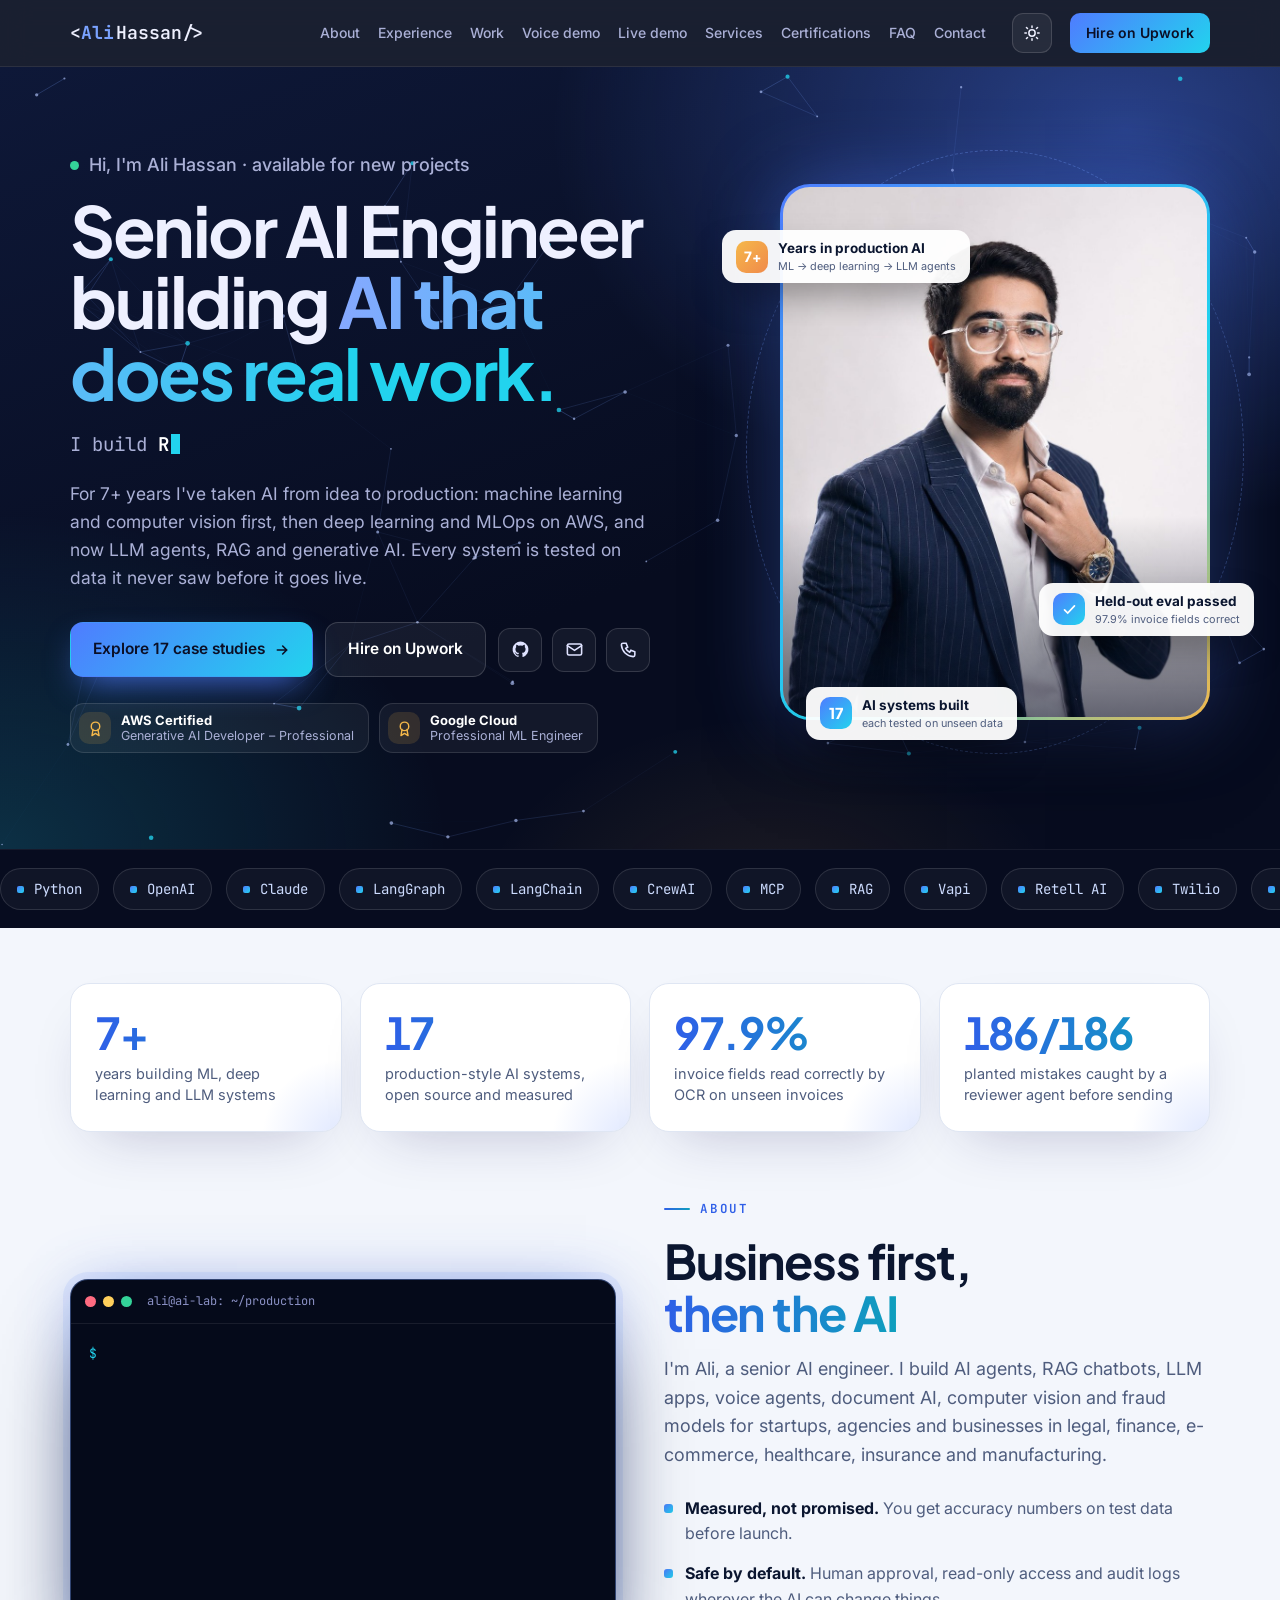
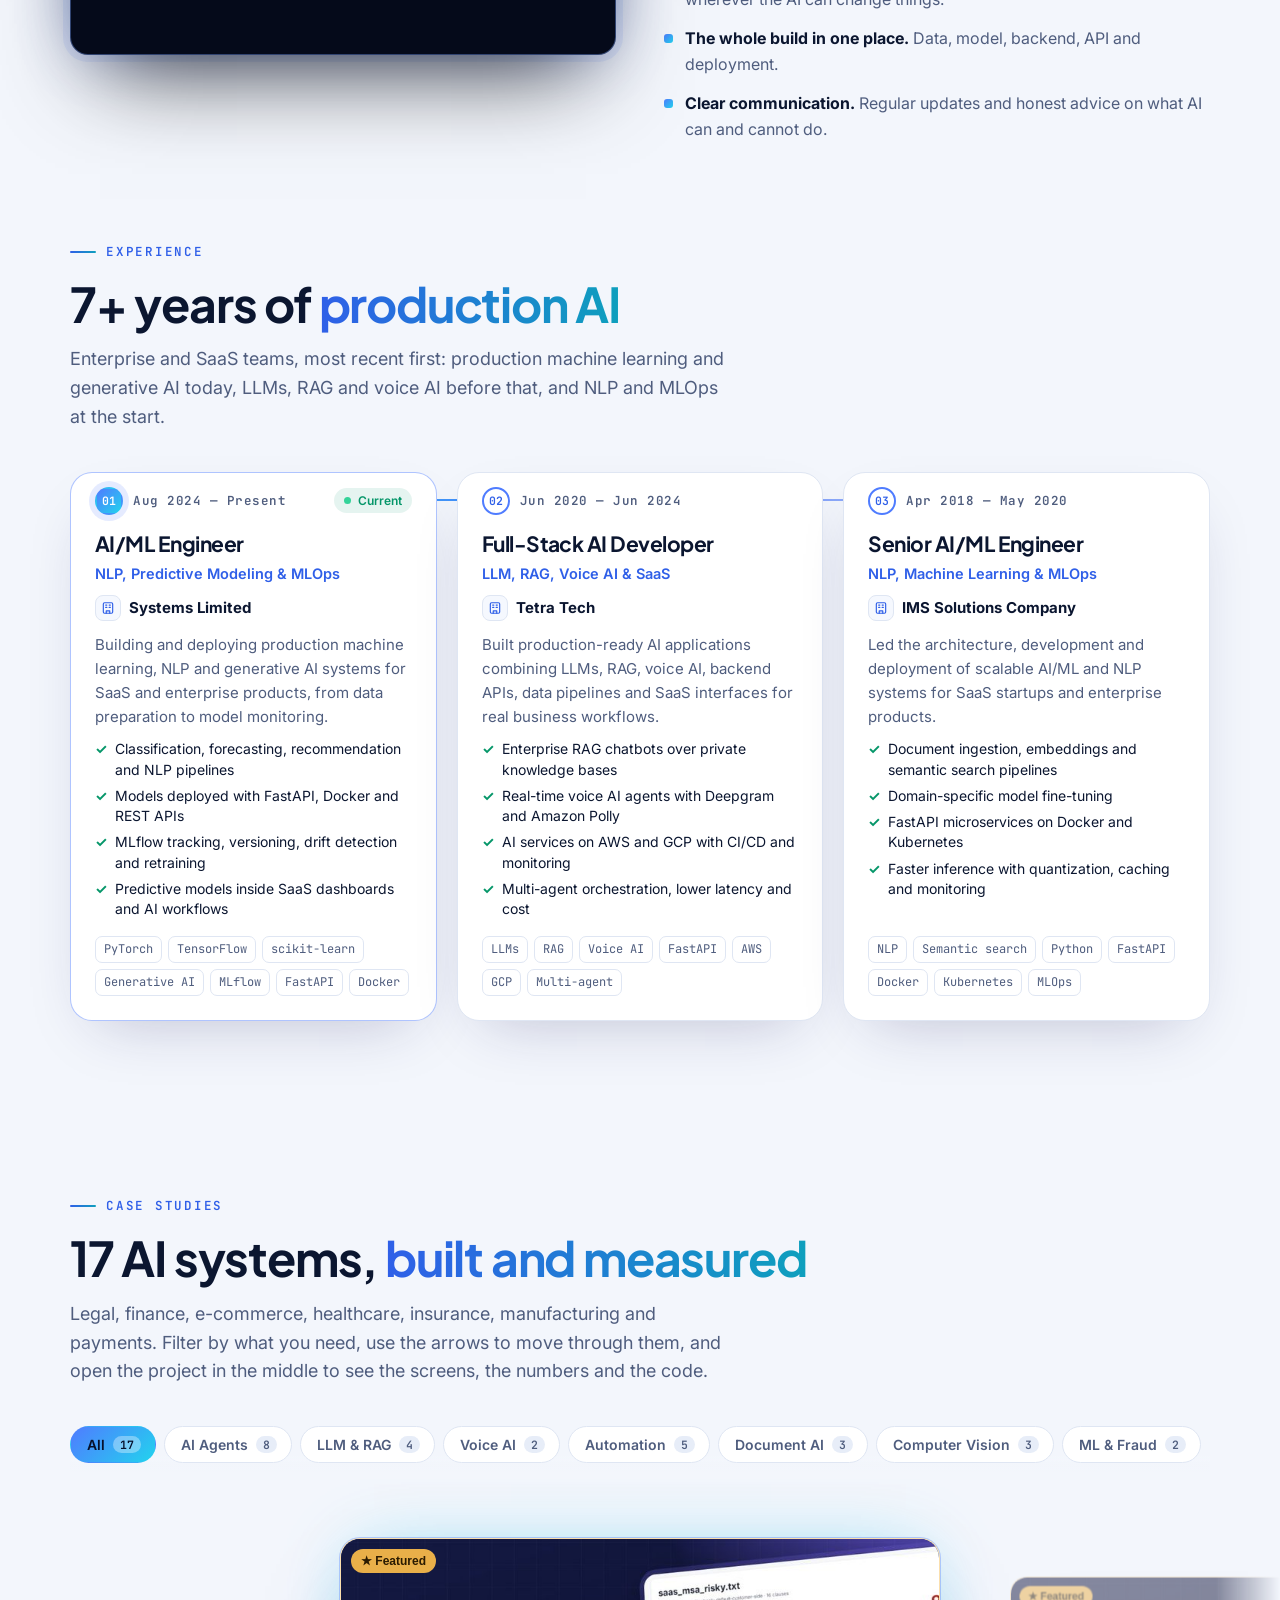
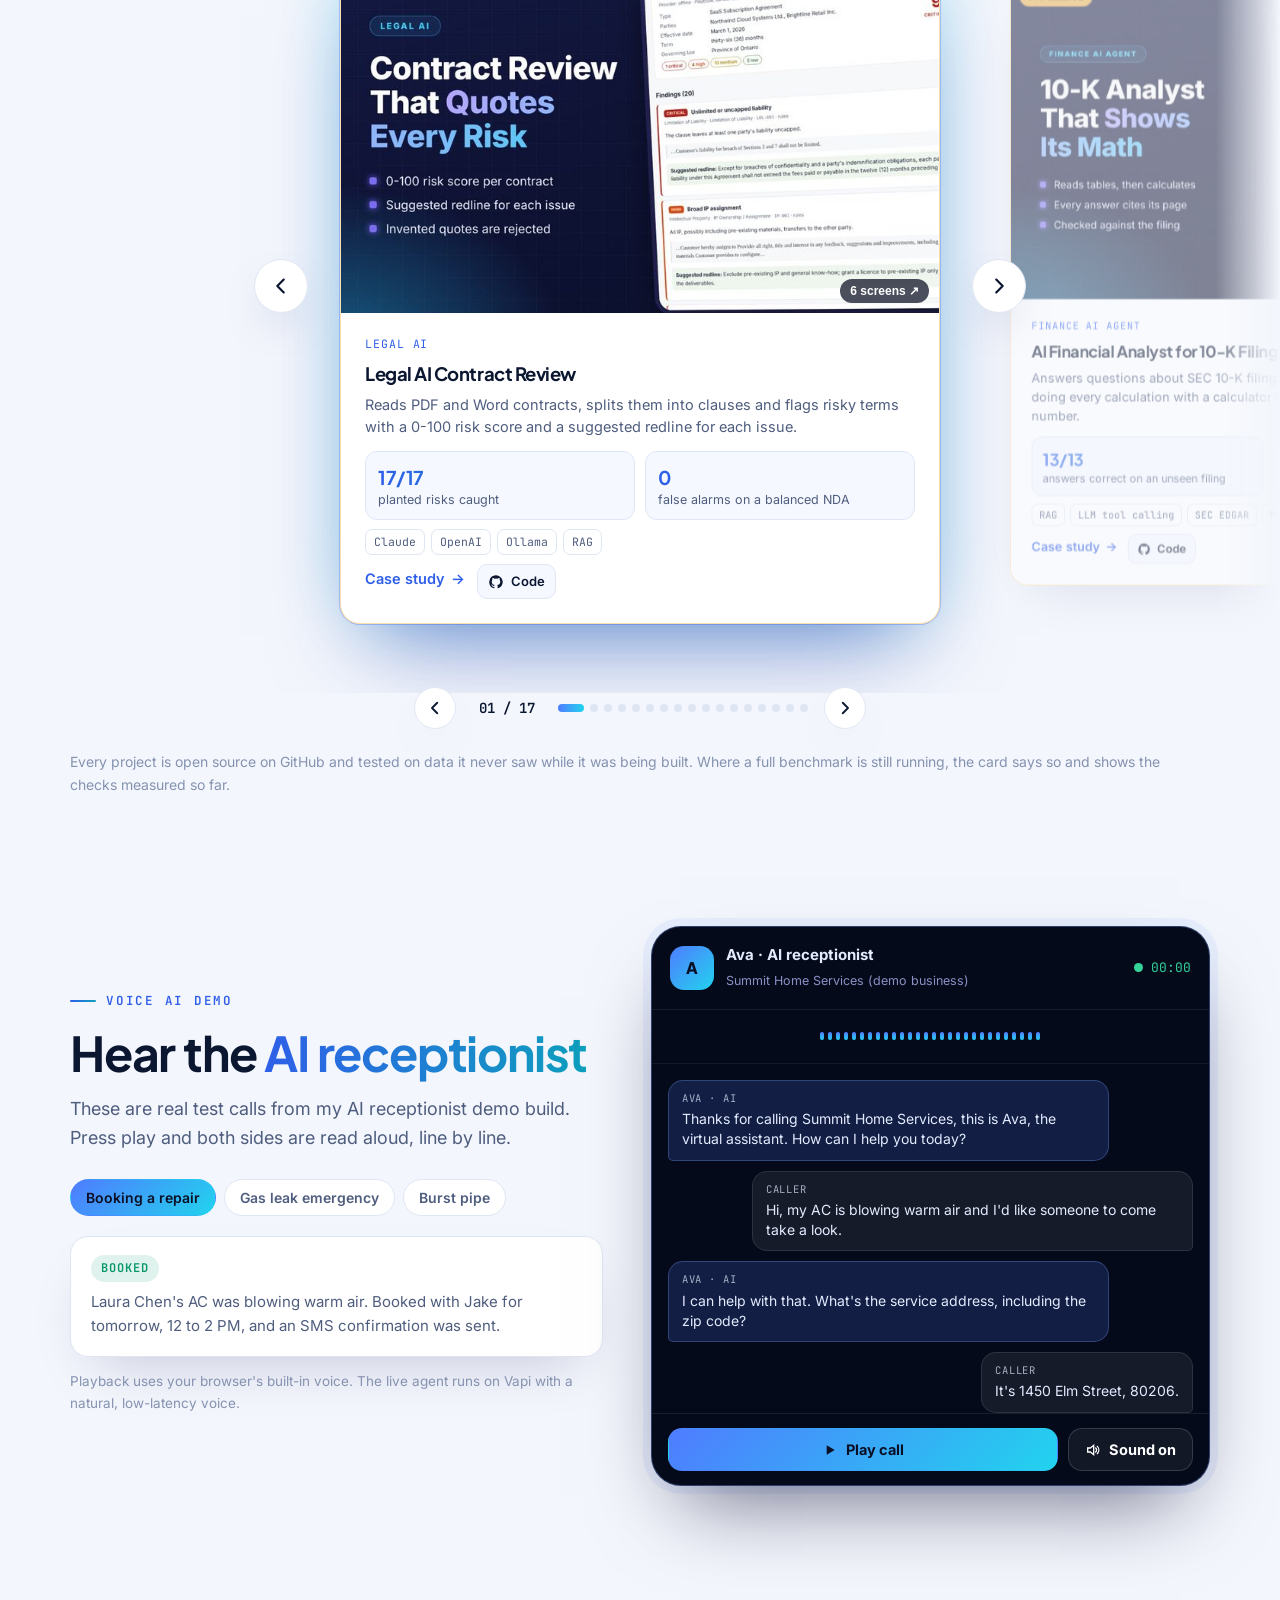
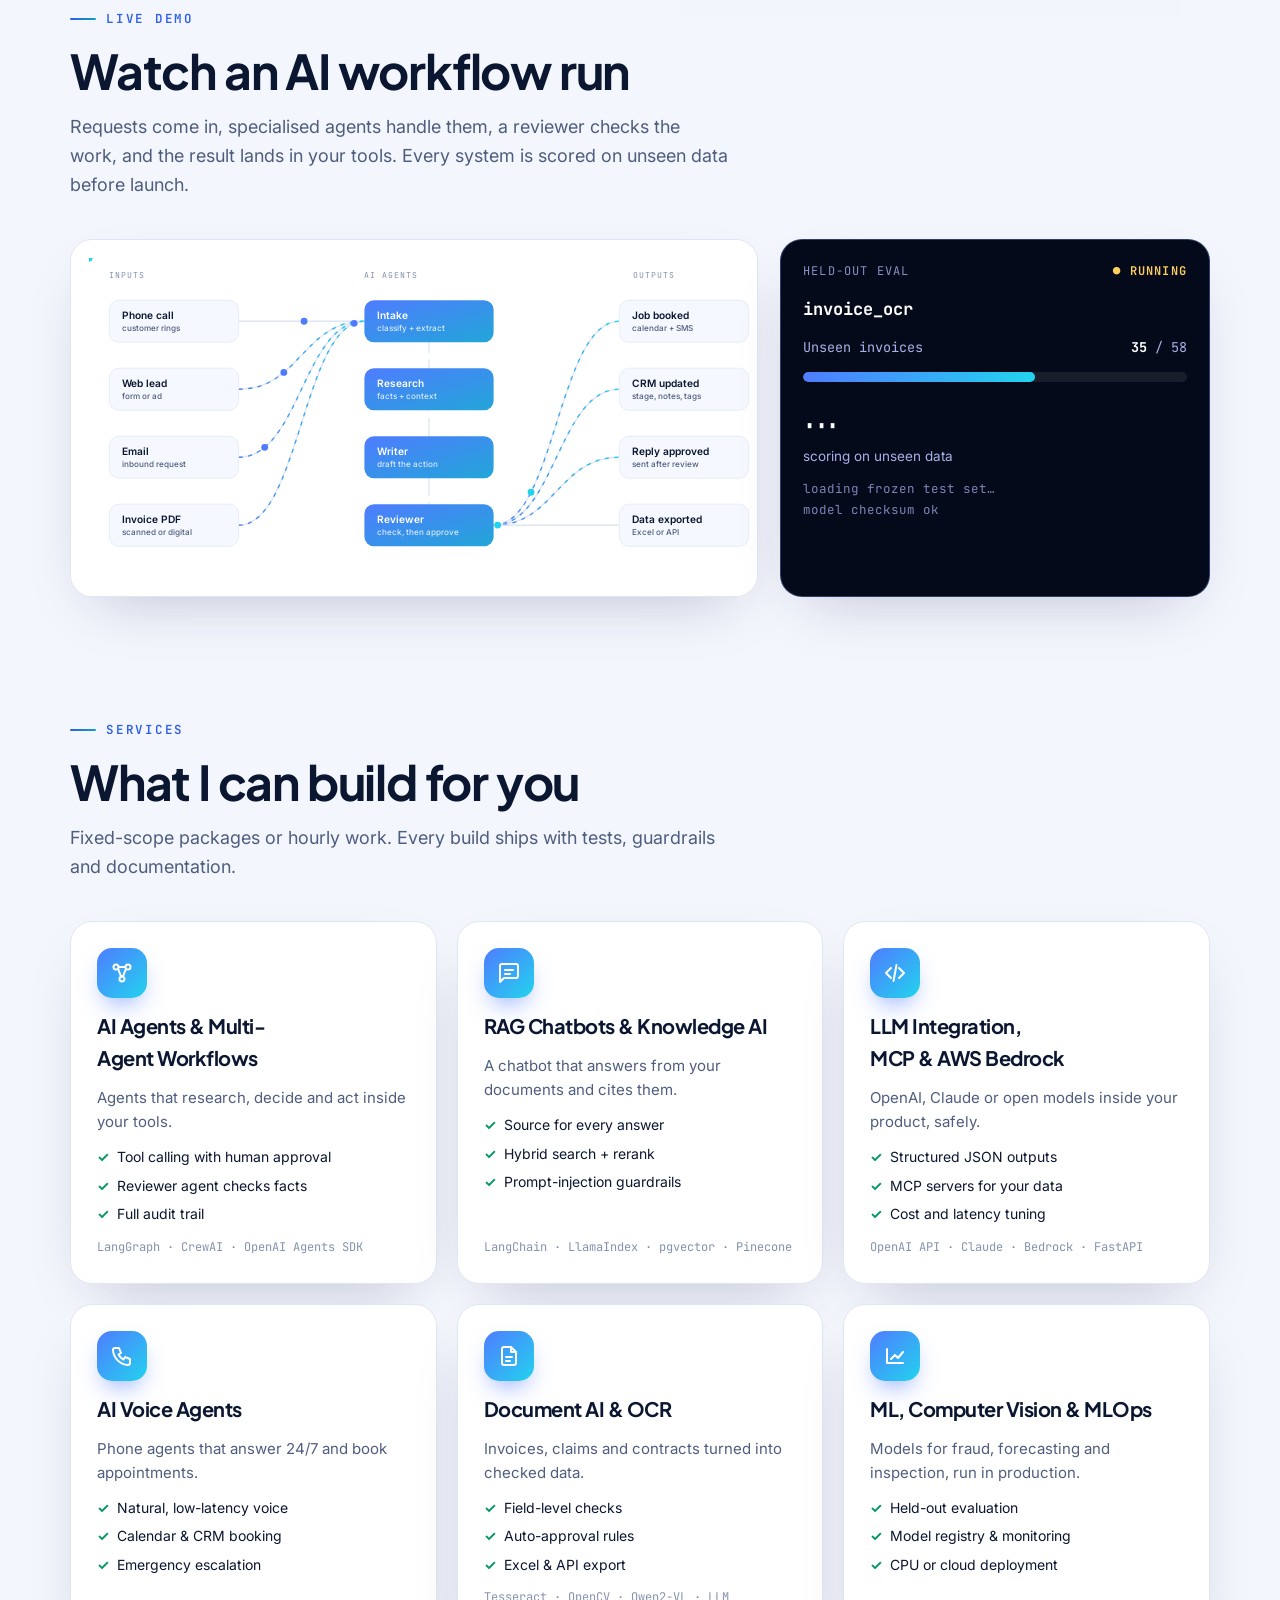
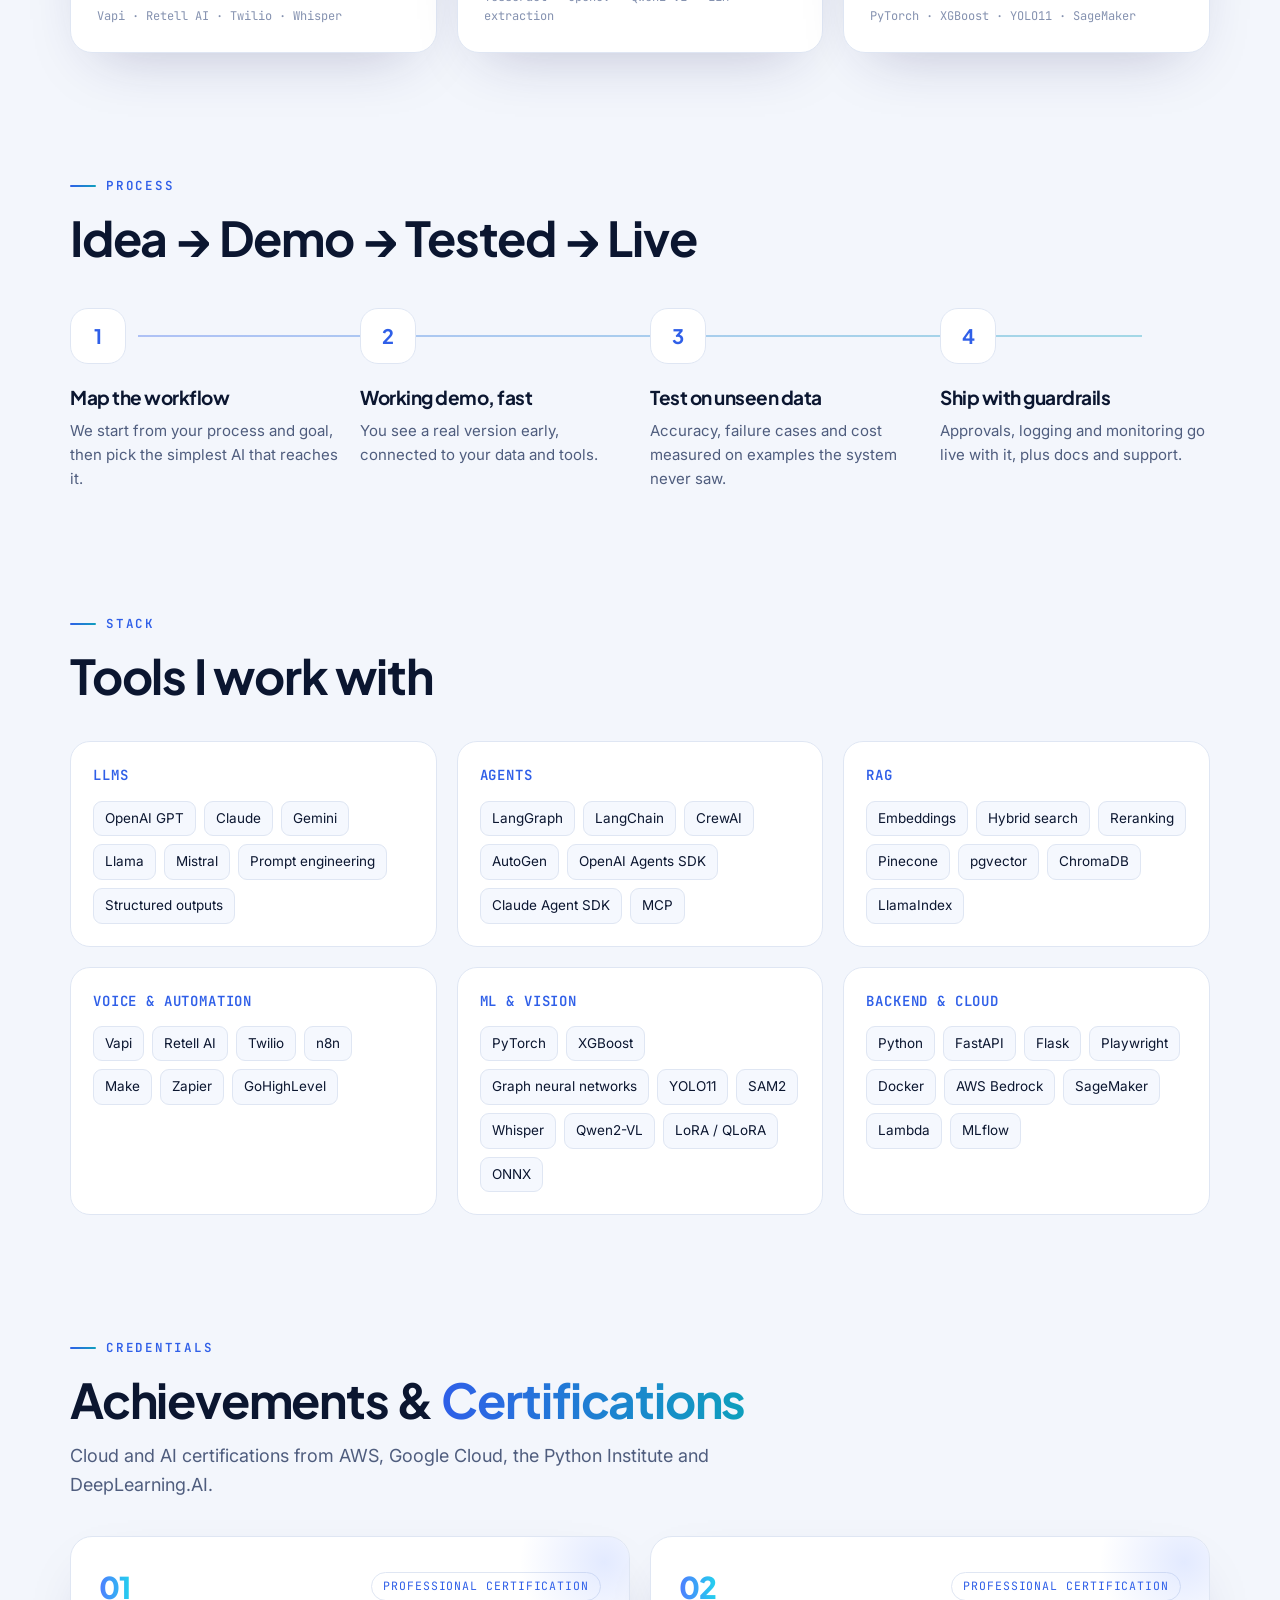
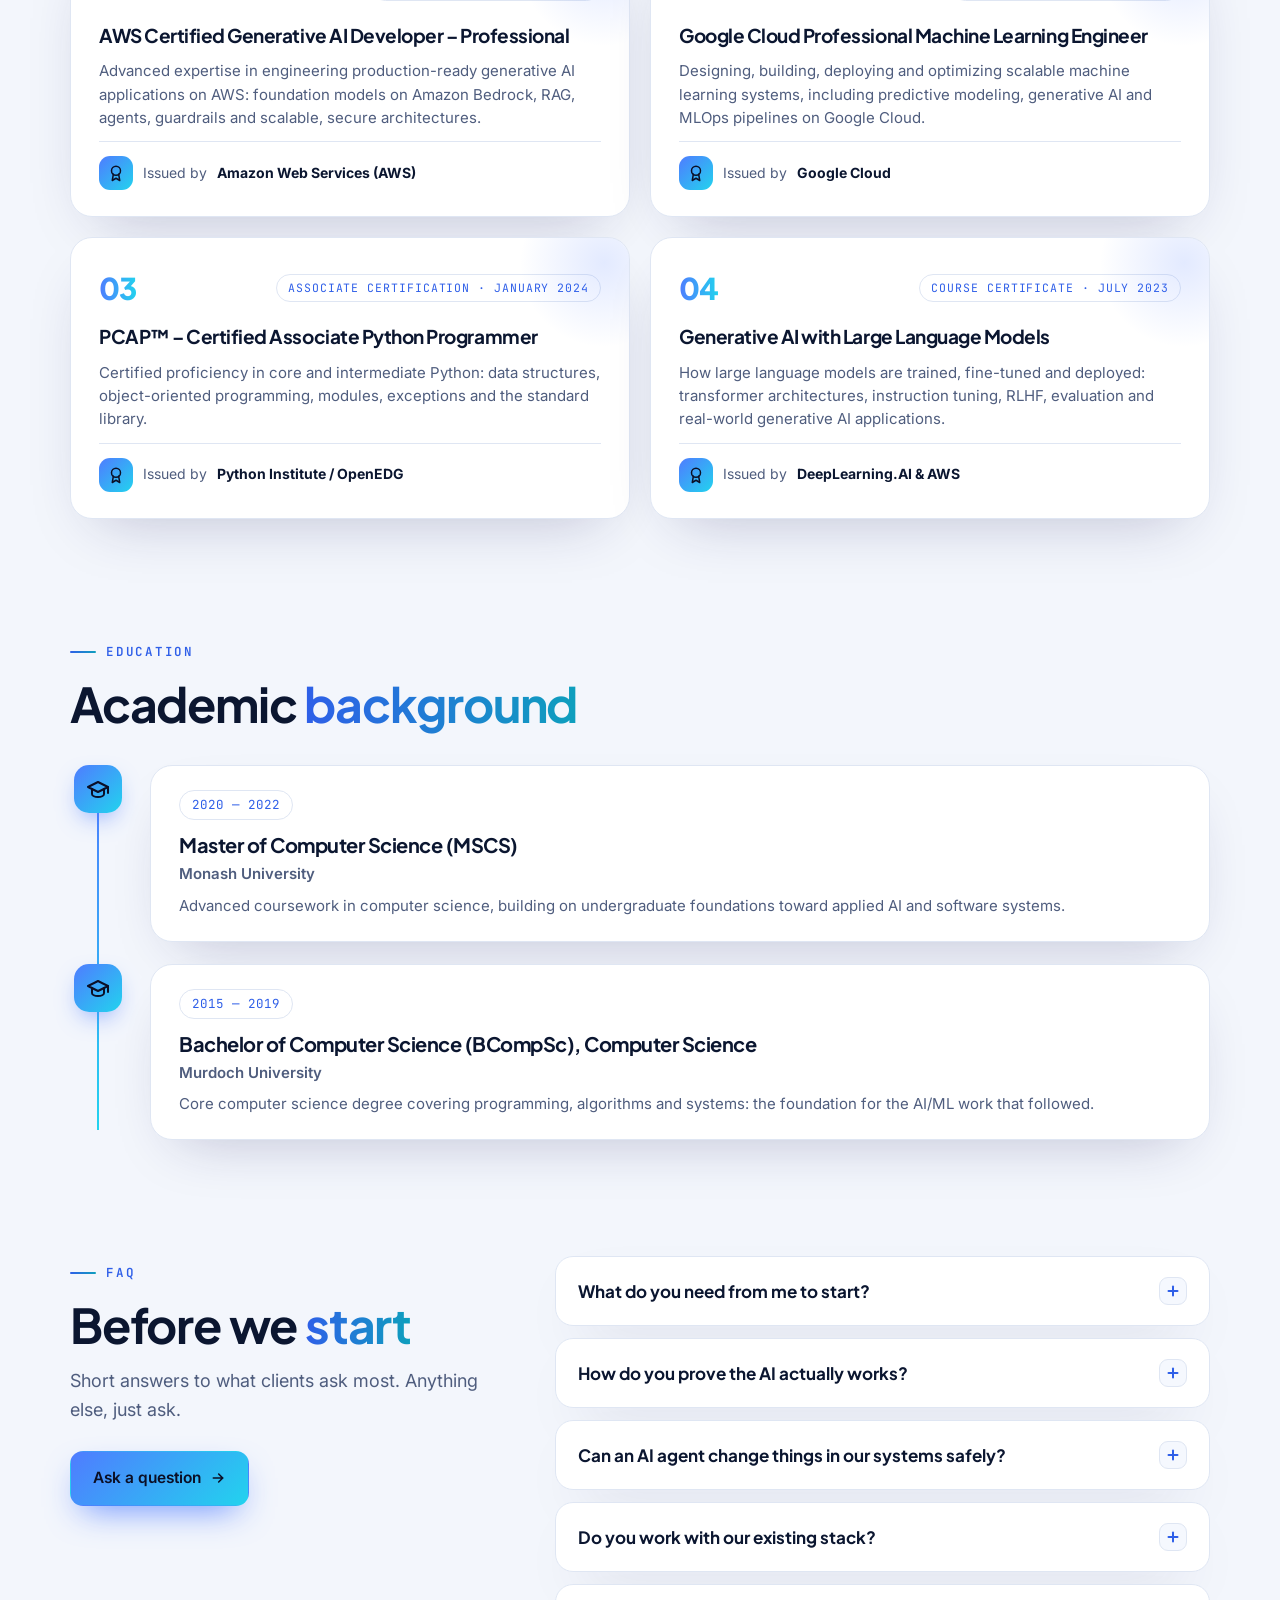
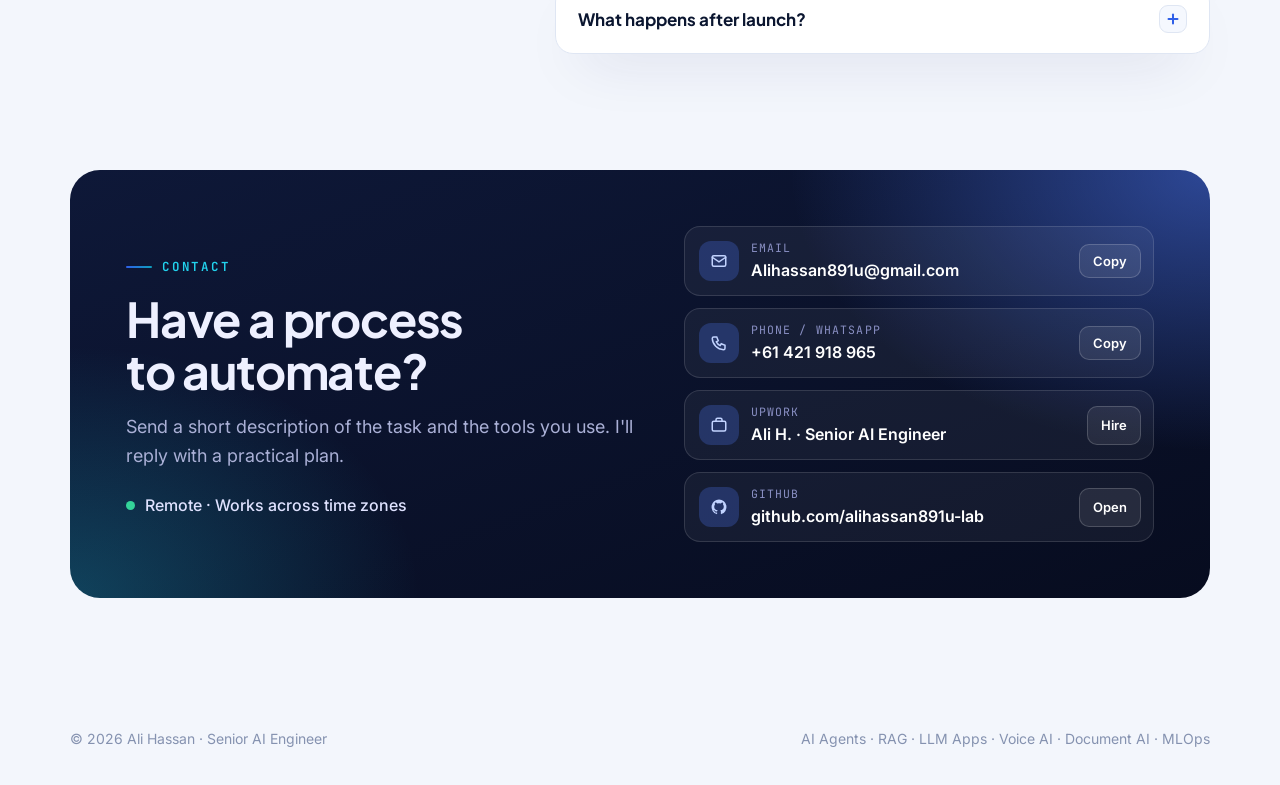
<file: index.html>
<!doctype html>
<html lang="en">
<head>
<meta charset="utf-8">
<meta name="viewport" content="width=device-width,initial-scale=1,viewport-fit=cover">
<title>Ali Hassan · Senior AI Engineer · AI Agents, RAG & LLM Apps</title>
<meta name="claude:viewport-fit-sides" content="cover">
<meta name="description" content="Ali Hassan is a senior AI engineer with 7+ years of experience building AI agents, RAG chatbots, LLM apps, voice AI, document AI, computer vision and fraud models, each tested on data it never saw before it ships.">
<meta name="keywords" content="AI engineer, machine learning engineer, AI agents, RAG chatbot, LLM integration, MCP, AWS Bedrock, LangGraph, voice AI, document AI, OCR, computer vision, fraud detection">
<meta name="author" content="Ali Hassan">
<link rel="canonical" href="https://alihassan891u-lab.github.io/">
<meta property="og:type" content="website">
<meta property="og:title" content="Ali Hassan · Senior AI Engineer">
<meta property="og:description" content="7+ years in production AI: AI agents, RAG, LLM apps, voice AI, document AI, computer vision and fraud detection. 17 case studies with real results.">
<meta property="og:url" content="https://alihassan891u-lab.github.io/">
<meta property="og:image" content="https://alihassan891u-lab.github.io/img/og.jpg">
<meta property="og:image:width" content="1200"><meta property="og:image:height" content="630">
<meta name="twitter:card" content="summary_large_image">
<meta name="twitter:image" content="https://alihassan891u-lab.github.io/img/og.jpg">
<meta name="theme-color" content="#070c1f">
<link rel="icon" href="data:image/svg+xml,%3Csvg xmlns='http://www.w3.org/2000/svg' viewBox='0 0 64 64'%3E%3Cdefs%3E%3ClinearGradient id='g' x1='0' y1='0' x2='1' y2='1'%3E%3Cstop offset='0' stop-color='%234f7cff'/%3E%3Cstop offset='1' stop-color='%2322d3ee'/%3E%3C/linearGradient%3E%3C/defs%3E%3Crect width='64' height='64' rx='16' fill='%23070c1f'/%3E%3Ctext x='32' y='44' font-family='Arial' font-weight='700' font-size='30' text-anchor='middle' fill='url(%23g)'%3EAH%3C/text%3E%3C/svg%3E">
<script type="application/ld+json">{"@context":"https://schema.org","@type":"Person","name":"Ali Hassan","jobTitle":"Senior AI Engineer","url":"https://alihassan891u-lab.github.io/","image":"https://alihassan891u-lab.github.io/img/ali.jpg","email":"mailto:Alihassan891u@gmail.com","sameAs":["https://github.com/alihassan891u-lab","https://www.upwork.com/freelancers/~01d4eff1df3d3fa101"],"knowsAbout":["AI agents","Retrieval-augmented generation","Large language models","Model Context Protocol","AWS Bedrock","Voice AI","Document AI","Computer vision","Fraud detection","MLOps"]}</script>
<link rel="preconnect" href="https://fonts.googleapis.com">
<link rel="preconnect" href="https://fonts.gstatic.com" crossorigin>
<link rel="stylesheet" href="https://fonts.googleapis.com/css2?family=Inter:wght@400;500;600;700&family=Plus+Jakarta+Sans:wght@500;600;700;800&family=JetBrains+Mono:wght@400;600&display=swap">
<style>
/* Ali Hassan · Layout: always-dark hero (live neural canvas + typing terminal), running tech marquee, count-up proof,
   sticky scroll-through project stack, animated agent pipeline with a live eval run, services, stack, contact.
   Body is light by default with a full dark theme; brand = navy, violet, cyan. */
:root{
  --bg:#f3f6fc; --bg2:#e7edf8; --card:#ffffff; --card2:#f5f8fe; --line:#dfe6f3; --fg:#0b1630; --muted:#4f5d7e; --faint:#8592b0;
  --violet:#2f5fe8; --cyan:#0e9fbd; --ok:#059669; --shadow:0 24px 60px -28px rgba(30,30,90,.28);
  --hero:#070c1f; --hero2:#0e1838; --hfg:#eef0ff; --hmuted:#aab0d6; --hv:#7aa2ff; --hc:#22d3ee;
  --f-display:"Plus Jakarta Sans","Inter",system-ui,sans-serif; --f-body:"Inter",system-ui,-apple-system,"Segoe UI",sans-serif;
  --f-mono:"JetBrains Mono",ui-monospace,"SFMono-Regular",Menlo,monospace;
}
/* Light body is the deliberate default for every visitor; dark is opt-in through the toggle. */
:root[data-theme="dark"]{
  --bg:#0a1128; --bg2:#0f1834; --card:#121d3d; --card2:#18254a; --line:rgba(255,255,255,.11); --fg:#eef0ff; --muted:#aab0d6; --faint:#7d84b6;
  --violet:#7aa2ff; --cyan:#22d3ee; --ok:#34d399; --shadow:0 24px 60px -24px rgba(0,0,0,.7); color-scheme:dark}

*{box-sizing:border-box}
html{scroll-behavior:smooth}
body{margin:0;background:var(--bg);color:var(--fg);font-family:var(--f-body);font-size:16px;line-height:1.6;-webkit-font-smoothing:antialiased;overflow-x:hidden}
body::before{content:"";position:fixed;inset:0 0 auto;height:env(safe-area-inset-top,0px);z-index:40;background:var(--hero)}
a{color:inherit}
img{max-width:100%;display:block}
:focus-visible{outline:2px solid var(--cyan);outline-offset:3px;border-radius:6px}
.wrap{max-width:1180px;margin:0 auto;padding-left:max(20px,env(safe-area-inset-left,0px));padding-right:max(20px,env(safe-area-inset-right,0px))}
section{padding-block:96px}
h1,h2,h3{font-family:var(--f-display);letter-spacing:-.025em;text-wrap:balance;margin:0}
h2{font-size:clamp(30px,4.4vw,48px);line-height:1.08}
.eyebrow{display:inline-flex;align-items:center;gap:10px;font-family:var(--f-mono);font-size:12.5px;letter-spacing:.14em;text-transform:uppercase;color:var(--violet);margin:0 0 16px;font-weight:600}
.eyebrow::before{content:"";width:26px;height:2px;border-radius:2px;background:linear-gradient(90deg,var(--violet),var(--cyan))}
.lead{color:var(--muted);font-size:18px;max-width:60ch;margin:16px 0 0}
.grad{background:linear-gradient(90deg,#86a8ff,#22d3ee);-webkit-background-clip:text;background-clip:text;color:transparent}
.gradL{background:linear-gradient(90deg,var(--violet),var(--cyan));-webkit-background-clip:text;background-clip:text;color:transparent}
.progress{position:fixed;top:env(safe-area-inset-top,0px);left:0;height:3px;width:100%;transform-origin:0 50%;transform:scaleX(0);background:linear-gradient(90deg,#4f7cff,#22d3ee);z-index:50}

/* header */
header{position:sticky;top:env(safe-area-inset-top,0px);z-index:30;background:rgba(7,12,31,.92);backdrop-filter:blur(14px);border-bottom:1px solid rgba(255,255,255,.08);color:var(--hfg)}
.bar{display:flex;align-items:center;gap:18px;height:66px}
.logo{font-family:var(--f-mono);font-weight:600;font-size:18px;text-decoration:none;white-space:nowrap}
.logo b{color:var(--hv)}
nav{display:flex;gap:2px;margin-left:auto}
nav a{text-decoration:none;color:var(--hmuted);font-size:14.5px;font-weight:500;padding:8px 12px;border-radius:9px}
nav a:hover{color:#fff;background:rgba(255,255,255,.07)}
.icon-btn{width:40px;height:40px;border-radius:11px;border:1px solid rgba(255,255,255,.14);background:rgba(255,255,255,.06);color:var(--hfg);cursor:pointer;display:grid;place-items:center;flex:none;text-decoration:none}
.icon-btn svg{width:18px;height:18px}
.hire{font-weight:600;font-size:14px;text-decoration:none;padding:9px 16px;border-radius:10px;background:linear-gradient(135deg,#4f7cff,#22d3ee);color:#0b0f26;white-space:nowrap}
nav a{white-space:nowrap}@media (max-width:1280px){nav a{padding:8px 8px;font-size:14px}}@media (max-width:1110px){nav a.opt{display:none}}
@media (max-width:990px){nav{display:none}.bar .icon-btn{margin-left:auto}}
@media (max-width:420px){.hire{display:none}}

/* hero: deliberately dark in both themes */
.hero{position:relative;background:radial-gradient(800px 520px at 85% 10%,rgba(79,124,255,.42),transparent 70%),radial-gradient(640px 480px at 0% 100%,rgba(34,211,238,.20),transparent 70%),linear-gradient(160deg,#0e1838,#070c1f 60%);color:var(--hfg);overflow:hidden;isolation:isolate}
#net{position:absolute;inset:0;width:100%;height:100%;z-index:-1;opacity:.85}
.hero-in{display:grid;grid-template-columns:1.08fr .92fr;gap:52px;align-items:center;padding-block:84px 96px}
.hero-in>*{min-width:0}
.hi{font-size:18px;color:var(--hmuted);margin:0 0 14px;font-weight:500;display:flex;align-items:center;gap:10px}
.dot{width:9px;height:9px;border-radius:50%;background:#34d399;box-shadow:0 0 0 0 rgba(52,211,153,.7);animation:pulse 2s infinite}
@keyframes pulse{70%{box-shadow:0 0 0 10px rgba(52,211,153,0)}100%{box-shadow:0 0 0 0 rgba(52,211,153,0)}}
.hero h1{font-size:clamp(40px,6vw,70px);line-height:1.02;letter-spacing:-.035em}
.role{font-family:var(--f-mono);font-size:clamp(15px,1.8vw,19px);color:var(--hmuted);margin:22px 0 0;min-height:1.7em}
.role b{color:#fff;font-weight:600}
.role .car{display:inline-block;width:9px;height:1.05em;background:var(--hc);vertical-align:-3px;margin-left:2px;animation:blink 1s steps(1) infinite}
@keyframes blink{50%{opacity:0}}
.hero p.sub{color:var(--hmuted);font-size:17.5px;max-width:54ch;margin:18px 0 0}
.cta{display:flex;flex-wrap:wrap;align-items:center;gap:12px;margin-top:30px}
.btn{display:inline-flex;align-items:center;gap:9px;padding:14px 22px;border-radius:13px;font-weight:600;font-size:15.5px;text-decoration:none;border:1px solid rgba(255,255,255,.16);background:rgba(255,255,255,.06);color:#fff;cursor:pointer;font-family:inherit;transition:transform .15s ease,box-shadow .2s ease}
.btn.primary{background:linear-gradient(135deg,#4f7cff,#22d3ee);color:#0b0f26;border-color:transparent;box-shadow:0 14px 34px -12px rgba(79,124,255,.9)}
.btn:hover{transform:translateY(-2px)}
.soc{display:flex;gap:10px}
.soc a{width:44px;height:44px;border-radius:12px;border:1px solid rgba(255,255,255,.14);background:rgba(255,255,255,.05);display:grid;place-items:center;color:#dfe2ff;transition:transform .15s ease,border-color .2s}
.soc a:hover{transform:translateY(-2px);border-color:var(--hc)}
.soc svg{width:19px;height:19px}

.tw{position:relative}
.term{background:#050a1a;border:1px solid rgba(122,162,255,.38);border-radius:18px;box-shadow:0 40px 90px -30px rgba(0,0,0,.8),0 0 0 7px rgba(79,124,255,.10),0 0 60px -10px rgba(79,124,255,.45);overflow:hidden;color:#d7dbff;transform:perspective(1200px) rotateY(-6deg) rotateX(3deg);transition:transform .4s ease}
.tw:hover .term{transform:none}
.term-top{display:flex;align-items:center;gap:7px;padding:12px 14px;border-bottom:1px solid rgba(255,255,255,.08)}
.term-top i{width:11px;height:11px;border-radius:50%}
.term-top i:nth-child(1){background:#ff6b81}.term-top i:nth-child(2){background:#ffcf5c}.term-top i:nth-child(3){background:#34d399}
.term-top span{margin-left:8px;font-family:var(--f-mono);font-size:12px;color:#8a90c4}
.term pre{margin:0;padding:18px 18px 22px;font-family:var(--f-mono);font-size:13px;line-height:1.8;overflow-x:auto;white-space:pre;min-height:330px}
.term .p{color:#22d3ee}.term .c{color:#9db8ff}.term .k{color:#7d84b6}.term .v{color:#fff;font-weight:600}.term .ok{color:#34d399}
.term .cur{display:inline-block;width:8px;height:15px;background:#22d3ee;vertical-align:-2px;animation:blink 1s steps(1) infinite}
.badge{position:absolute;display:flex;align-items:center;gap:10px;background:rgba(255,255,255,.95);color:#0b1630;border-radius:14px;padding:10px 14px;box-shadow:0 18px 40px -14px rgba(0,0,0,.6);font-size:13px;line-height:1.25;animation:float 5s ease-in-out infinite}
.badge b{display:block;font-size:13.5px}
.badge small{color:#4f5d7e}
.badge .ic{width:32px;height:32px;border-radius:10px;display:grid;place-items:center;background:linear-gradient(135deg,#4f7cff,#22d3ee);color:#fff;flex:none}
.badge .ic svg{width:17px;height:17px}
.b1{top:-22px;right:-14px}
.b2{bottom:-24px;left:-22px;animation-delay:-2.5s}
@keyframes float{50%{transform:translateY(-10px)}}
@media (max-width:940px){.hero-in{grid-template-columns:1fr}.term{transform:none}.b1{right:6px}.b2{left:6px}}

/* hero photo */
.pw{position:relative;width:100%;max-width:430px;margin-left:auto;isolation:isolate}
.orbit{position:absolute;inset:-34px;border:1.5px dashed rgba(122,162,255,.35);border-radius:50%;z-index:-1;animation:spin 50s linear infinite}
.orbit::after{content:"";position:absolute;top:12%;left:8%;width:12px;height:12px;border-radius:50%;background:#22d3ee;box-shadow:0 0 16px #22d3ee}
@keyframes spin{to{transform:rotate(360deg)}}
.photo{position:relative;border-radius:30px;padding:3px;background:linear-gradient(135deg,#4f7cff,#22d3ee);box-shadow:0 40px 90px -30px rgba(0,0,0,.85),0 0 80px -10px rgba(79,124,255,.6)}
.photo img{border-radius:27px;aspect-ratio:4/5;width:100%;height:auto;object-fit:cover}
.photo::after{content:"";position:absolute;inset:3px;border-radius:27px;background:linear-gradient(180deg,transparent 62%,rgba(7,12,31,.6));pointer-events:none}
.pw .b1{top:46px;left:-58px;right:auto}
.pw .b2{bottom:84px;right:-44px;left:auto}
.pw .b3{bottom:-20px;left:26px;animation-delay:-1.2s}
.b3 .ic{font-family:var(--f-display);font-weight:800;font-size:15px}
@media (max-width:940px){.pw{margin:10px auto 0;max-width:360px}.pw .b1{left:-8px}.pw .b2{right:-8px}}
@media (max-width:420px){.pw .b1{top:18px}.pw .b2{bottom:70px}}

/* about */
.about{display:grid;grid-template-columns:1fr 1fr;gap:48px;align-items:center}
.about>*{min-width:0}
@media (max-width:900px){.about{grid-template-columns:1fr}}
.pts{list-style:none;padding:0;margin:26px 0 0;display:grid;gap:14px}
.pts li{display:flex;gap:12px;color:var(--muted)}
.pts li::before{content:"";flex:none;width:9px;height:9px;margin-top:8px;border-radius:3px;background:linear-gradient(135deg,#4f7cff,#22d3ee)}
.pts b{color:var(--fg)}
#about .term{transform:none}

/* call demo */
.call{display:grid;grid-template-columns:1fr 1.05fr;gap:48px;align-items:center}
.call>*{min-width:0}
@media (max-width:900px){.call{grid-template-columns:1fr}}
.ctabs{display:flex;flex-wrap:wrap;gap:8px;margin-top:26px}
.ctabs button{font-family:inherit;font-size:14px;font-weight:600;padding:9px 15px;border-radius:999px;border:1px solid var(--line);background:var(--card);color:var(--muted);cursor:pointer}
.ctabs button[aria-pressed="true"]{background:linear-gradient(135deg,#4f7cff,#22d3ee);color:#0b0f26;border-color:transparent}
.outcome{margin-top:20px;background:var(--card);border:1px solid var(--line);border-radius:18px;padding:18px 20px;box-shadow:var(--shadow);display:grid;gap:8px}
.outcome .tag{justify-self:start;font-family:var(--f-mono);font-size:12px;font-weight:600;letter-spacing:.08em;padding:4px 10px;border-radius:999px;background:rgba(5,150,105,.12);color:var(--ok)}
.outcome .tag.red{background:rgba(239,68,68,.12);color:#ef4444}
.outcome p{margin:0;color:var(--muted);font-size:15px}
.cnote{font-size:13.5px;color:var(--faint);margin-top:14px}
.phone{background:#050a1a;color:#e3ebff;border-radius:30px;border:1px solid rgba(122,162,255,.35);box-shadow:0 40px 80px -30px rgba(10,10,50,.6),0 0 0 8px rgba(79,124,255,.08);overflow:hidden;display:flex;flex-direction:column;height:560px}
.ph-top{display:flex;align-items:center;gap:12px;padding:16px 18px;border-bottom:1px solid rgba(255,255,255,.08)}
.ava{width:44px;height:44px;border-radius:14px;display:grid;place-items:center;background:linear-gradient(135deg,#4f7cff,#22d3ee);color:#0b0f26;font-weight:800;font-family:var(--f-display);flex:none}
.ph-top b{display:block;font-size:15px}
.ph-top small{color:#8a90c4;font-size:12.5px}
.ph-top .tm{margin-left:auto;font-family:var(--f-mono);font-size:13px;color:#34d399;display:flex;align-items:center;gap:8px}
.wave{display:flex;align-items:center;justify-content:center;gap:4px;height:54px;border-bottom:1px solid rgba(255,255,255,.06)}
.wave i{width:4px;height:8px;border-radius:3px;background:linear-gradient(#4f7cff,#22d3ee)}
.wave.on i{animation:wv .9s ease-in-out infinite}
.wave.caller i{background:linear-gradient(#ffcf5c,#ff8a65)}
@keyframes wv{0%,100%{height:8px}50%{height:34px}}
.tx{flex:1;overflow-y:auto;padding:16px;display:flex;flex-direction:column;gap:10px}
.msg{max-width:84%;padding:10px 13px;border-radius:15px;font-size:14px;line-height:1.45}
.msg small{display:block;font-family:var(--f-mono);font-size:10.5px;letter-spacing:.08em;opacity:.7;margin-bottom:3px}
.msg.agent{background:rgba(79,124,255,.18);border:1px solid rgba(122,162,255,.3);border-bottom-left-radius:5px}
.msg.caller{align-self:flex-end;background:rgba(255,255,255,.07);border:1px solid rgba(255,255,255,.1);border-bottom-right-radius:5px}
.msg.now{box-shadow:0 0 0 2px rgba(34,211,238,.55)}
.ph-ctl{display:flex;gap:10px;padding:14px 16px;border-top:1px solid rgba(255,255,255,.08)}
.ph-ctl button{font-family:inherit;font-weight:700;font-size:14.5px;border-radius:14px;padding:12px 16px;cursor:pointer;border:1px solid rgba(255,255,255,.15);background:rgba(255,255,255,.06);color:#fff;display:inline-flex;align-items:center;gap:8px}
.ph-ctl .play{flex:1;justify-content:center;background:linear-gradient(135deg,#4f7cff,#22d3ee);color:#0b0f26;border-color:transparent}
.ph-ctl svg{width:16px;height:16px}

/* marquee */
.marq{background:var(--hero);border-top:1px solid rgba(255,255,255,.06);overflow:hidden;padding-block:18px;color:#cddcff}
.track{display:flex;gap:14px;width:max-content;animation:run 38s linear infinite}
.marq:hover .track{animation-play-state:paused}
.track span{display:inline-flex;align-items:center;gap:10px;font-family:var(--f-mono);font-size:14px;padding:9px 16px;border-radius:999px;border:1px solid rgba(255,255,255,.12);background:rgba(255,255,255,.04);white-space:nowrap}
.track span::before{content:"";width:7px;height:7px;border-radius:2px;background:linear-gradient(135deg,#4f7cff,#22d3ee)}
@keyframes run{to{transform:translateX(-50%)}}

/* stats */
.stats{display:grid;grid-template-columns:repeat(4,1fr);gap:18px;margin-top:-1px}
.stat{background:var(--card);border:1px solid var(--line);border-radius:20px;padding:26px 24px;box-shadow:var(--shadow);min-width:0;position:relative;overflow:hidden}
.stat::after{content:"";position:absolute;inset:auto -30% -60% auto;width:160px;height:160px;border-radius:50%;background:radial-gradient(circle,rgba(79,124,255,.18),transparent 70%)}
.stat b{display:block;font-family:var(--f-display);font-size:clamp(24px,5.6vw,44px);line-height:1;letter-spacing:-.03em;font-variant-numeric:tabular-nums}
.stat span{display:block;color:var(--muted);font-size:14.5px;margin-top:10px;line-height:1.4}
@media (max-width:900px){.stats{grid-template-columns:1fr 1fr}}

/* projects: sticky stack */
.pstack{display:grid;gap:26px;margin-top:44px}
.pc{position:sticky;top:calc(88px + var(--i) * 14px);display:grid;grid-template-columns:1.12fr 1fr;gap:0;background:var(--card);border:1px solid var(--line);border-radius:26px;overflow:hidden;box-shadow:0 -10px 40px -24px rgba(20,20,70,.35),var(--shadow);min-height:440px;transform-origin:50% 0;transition:transform .3s ease,filter .3s ease}
.pc>*{min-width:0}
.pc .shot{position:relative;background:linear-gradient(160deg,#13234f,#0a1430);display:grid;place-items:center;overflow:hidden;cursor:pointer;border:0;padding:0}
.pc .shot img{width:100%;height:100%;object-fit:contain;transition:transform .6s ease}
.pc .shot:hover img{transform:scale(1.04)}
.pc .shot .zoom{position:absolute;right:14px;bottom:14px;font-size:12.5px;font-weight:600;color:#fff;background:rgba(8,12,38,.7);backdrop-filter:blur(6px);border:1px solid rgba(255,255,255,.18);border-radius:999px;padding:6px 12px}
.pc .body{padding:30px 32px;display:flex;flex-direction:column;gap:12px}
.pc .num{display:flex;justify-content:space-between;align-items:center;font-family:var(--f-mono);font-size:12.5px;color:var(--faint)}
.pc .num span:last-child{color:var(--violet);border:1px solid var(--line);border-radius:999px;padding:3px 10px;letter-spacing:.08em}
.pc h3{font-size:clamp(22px,2.3vw,28px);line-height:1.15}
.pc p{margin:0;color:var(--muted);font-size:15.5px;line-height:1.55}
.mini{display:grid;grid-template-columns:1fr 1fr;gap:10px;margin-top:4px}
.mini div{background:var(--card2);border:1px solid var(--line);border-radius:12px;padding:10px 12px;min-width:0}
.mini b{display:block;font-family:var(--f-display);font-size:20px;letter-spacing:-.02em}
.mini span{display:block;font-size:12.5px;color:var(--muted);line-height:1.35}
.chips{display:flex;flex-wrap:wrap;gap:6px}
.chips span{font-size:12px;font-family:var(--f-mono);color:var(--muted);border:1px solid var(--line);border-radius:7px;padding:3px 8px;background:var(--card)}
.more{margin-top:auto;align-self:flex-start;font-family:inherit;font-weight:600;font-size:14.5px;color:var(--violet);background:none;border:0;padding:6px 0;cursor:pointer;display:inline-flex;gap:6px;align-items:center}
.more:hover{gap:10px}
.acts{margin-top:auto;display:flex;flex-wrap:wrap;align-items:center;gap:18px}
.acts .more{margin-top:0}
.code{display:inline-flex;align-items:center;gap:7px;font-weight:600;font-size:14px;text-decoration:none;color:var(--fg);border:1px solid var(--line);border-radius:10px;padding:7px 12px;background:var(--card2)}
.code:hover{border-color:var(--violet)}
.code svg{width:16px;height:16px}
.more{transition:gap .2s}
@media (max-width:860px),(max-height:700px){.pc{position:relative;top:auto}}
@media (max-width:860px){.pc{grid-template-columns:1fr;min-height:0}.pc .shot{aspect-ratio:4/3}}
.note{font-size:14px;color:var(--faint);margin-top:22px}
.pc .pend{font-family:var(--f-mono);font-size:12.5px;color:var(--faint)}
/* more projects: compact grid */
.mgrid{display:grid;grid-template-columns:repeat(4,1fr);gap:18px;margin-top:30px}
.mc{background:var(--card);border:1px solid var(--line);border-radius:20px;overflow:hidden;box-shadow:var(--shadow);display:flex;flex-direction:column;min-width:0}
.mc .shot{display:block;width:100%;aspect-ratio:4/3;overflow:hidden;border:0;padding:0;cursor:pointer;background:linear-gradient(160deg,#13234f,#0a1430)}
.mc .shot img{width:100%;height:100%;object-fit:cover;display:block;transition:transform .6s ease}
.mc .shot:hover img{transform:scale(1.04)}
.mc .mb{padding:18px 18px 20px;display:flex;flex-direction:column;gap:10px;flex:1}
.mc small{font-family:var(--f-mono);font-size:11.5px;letter-spacing:.08em;color:var(--violet)}
.mc h3{font-size:18px;line-height:1.25}
.mc .mini{grid-template-columns:1fr}
.mc .mini b{font-size:18px}
.mc .acts{gap:12px}
.mc .code{padding:6px 10px;font-size:13px}
@media (max-width:1060px){.mgrid{grid-template-columns:repeat(2,1fr)}}
@media (max-width:560px){.mgrid{grid-template-columns:1fr}}

/* pipeline */
.pipe-wrap{display:grid;grid-template-columns:1.6fr 1fr;gap:22px;margin-top:40px;align-items:stretch}
.pipe-wrap>*{min-width:0}
@media (max-width:980px){.pipe-wrap{grid-template-columns:1fr}}
.panel{background:var(--card);border:1px solid var(--line);border-radius:22px;box-shadow:var(--shadow);padding:18px}
.svgbox{overflow-x:auto}
.svgbox svg{display:block;width:100%;min-width:680px;height:auto}
.node rect{fill:var(--card2);stroke:var(--line)}
.node text{fill:var(--fg);font-family:var(--f-body);font-size:15px;font-weight:600}
.node .sub{fill:var(--muted);font-size:12px;font-weight:500}
.agent rect{fill:url(#ag);stroke:none}
.agent text{fill:#fff}
.agent .sub{fill:rgba(255,255,255,.8)}
.wire{fill:none;stroke:var(--line);stroke-width:2}
.wire.hot{stroke:url(#wg);stroke-width:2;stroke-dasharray:6 8;animation:dash 1.2s linear infinite}
@keyframes dash{to{stroke-dashoffset:-28}}
.lbl{fill:var(--faint);font-family:var(--f-mono);font-size:12px;letter-spacing:.12em}
.evalp{background:#050a1a;color:#d7dbff;border-radius:22px;padding:22px;font-family:var(--f-mono);font-size:13.5px;display:flex;flex-direction:column;gap:14px;border:1px solid rgba(122,162,255,.35);box-shadow:var(--shadow)}
.evalp .hd{display:flex;justify-content:space-between;color:#8a90c4;font-size:12px;letter-spacing:.1em}
.evalp .hd b{color:#34d399;font-weight:600}
.evalp h3{font-family:var(--f-mono);font-size:17px;color:#fff;letter-spacing:0}
.barx{height:10px;border-radius:99px;background:rgba(255,255,255,.08);overflow:hidden}
.barx i{display:block;height:100%;width:0;background:linear-gradient(90deg,#4f7cff,#22d3ee);border-radius:99px;transition:width .12s linear}
.ev-row{display:flex;justify-content:space-between;gap:10px;color:#aab0e6}
.ev-row b{color:#fff}
.ev-res{font-family:var(--f-display);font-size:46px;letter-spacing:-.03em;line-height:1;color:#fff}
.ev-res small{display:block;font-family:var(--f-body);font-size:13.5px;color:#aab0e6;letter-spacing:0;margin-top:8px}
.ev-log{color:#7d84b6;font-size:12.5px;line-height:1.7;min-height:66px}
.ev-log .ok{color:#34d399}

/* services */
.svc{display:grid;grid-template-columns:repeat(3,1fr);gap:20px;margin-top:40px}
@media (max-width:980px){.svc{grid-template-columns:1fr 1fr}}
@media (max-width:620px){.svc{grid-template-columns:1fr}}
.sv{position:relative;background:var(--card);border:1px solid var(--line);border-radius:22px;padding:26px;display:flex;flex-direction:column;gap:12px;min-width:0;box-shadow:var(--shadow);transition:transform .25s ease;overflow:hidden}
.sv::before{content:"";position:absolute;inset:0;border-radius:inherit;padding:1.5px;background:linear-gradient(135deg,#4f7cff,#22d3ee);-webkit-mask:linear-gradient(#000 0 0) content-box,linear-gradient(#000 0 0);-webkit-mask-composite:xor;mask-composite:exclude;opacity:0;transition:opacity .25s}
.sv:hover{transform:translateY(-5px)}
.sv:hover::before{opacity:1}
.sv .ic{width:50px;height:50px;border-radius:15px;display:grid;place-items:center;background:linear-gradient(135deg,#4f7cff,#22d3ee);color:#fff;box-shadow:0 12px 26px -10px rgba(79,124,255,.8)}
.sv .ic svg{width:24px;height:24px}
.sv h3{font-size:20px}
.sv p{margin:0;color:var(--muted);font-size:15px}
.sv ul{margin:0;padding:0;list-style:none;display:grid;gap:6px;font-size:14px;color:var(--fg)}
.sv li{display:flex;gap:8px}
.sv li::before{content:"✓";color:var(--ok);font-weight:700}
.sv small{font-family:var(--f-mono);font-size:12px;color:var(--faint);margin-top:auto}

/* process */
.steps{display:grid;grid-template-columns:repeat(4,1fr);gap:20px;margin-top:44px;position:relative}
.steps::before{content:"";position:absolute;top:27px;left:6%;right:6%;height:2px;background:linear-gradient(90deg,var(--violet),var(--cyan));opacity:.35}
@media (max-width:900px){.steps{grid-template-columns:1fr 1fr}.steps::before{display:none}}
@media (max-width:560px){.steps{grid-template-columns:1fr}}
.step{position:relative;min-width:0}
.step .n{width:56px;height:56px;border-radius:18px;display:grid;place-items:center;font-family:var(--f-display);font-weight:700;font-size:20px;background:var(--card);border:1px solid var(--line);box-shadow:var(--shadow);color:var(--violet)}
.step h3{font-size:19px;margin:18px 0 6px}
.step p{margin:0;color:var(--muted);font-size:15px}

/* stack */
.tools{display:grid;grid-template-columns:repeat(3,1fr);gap:20px;margin-top:40px}
@media (max-width:900px){.tools{grid-template-columns:1fr 1fr}}
@media (max-width:600px){.tools{grid-template-columns:1fr}}
.tool{background:var(--card);border:1px solid var(--line);border-radius:20px;padding:22px;min-width:0}
.tool h3{font-size:14px;font-family:var(--f-mono);font-weight:600;color:var(--violet);letter-spacing:.06em;text-transform:uppercase}
.tool div{display:flex;flex-wrap:wrap;gap:8px;margin-top:14px}
.tool span{font-size:13.5px;padding:6px 11px;border-radius:9px;background:var(--card2);border:1px solid var(--line)}

/* certifications + education */
.certs{display:grid;grid-template-columns:1fr 1fr;gap:20px;margin-top:36px}
@media (max-width:860px){.certs{grid-template-columns:1fr}}
.cert{background:var(--card);border:1px solid var(--line);border-radius:22px;padding:26px 28px;box-shadow:var(--shadow);display:flex;flex-direction:column;gap:12px;min-width:0;position:relative;overflow:hidden;transition:transform .25s,border-color .25s}
.cert:hover{transform:translateY(-3px);border-color:var(--violet)}
.cert::after{content:"";position:absolute;right:-60px;top:-60px;width:170px;height:170px;border-radius:50%;background:radial-gradient(circle,rgba(79,124,255,.16),transparent 70%)}
.ct{display:flex;align-items:center;justify-content:space-between;gap:10px}
.cn{font-family:var(--f-display);font-size:30px;font-weight:800;letter-spacing:-.02em;background:linear-gradient(90deg,#4f7cff,#22d3ee);-webkit-background-clip:text;background-clip:text;color:transparent}
.ck{font-family:var(--f-mono);font-size:11.5px;letter-spacing:.08em;text-transform:uppercase;color:var(--violet);border:1px solid var(--line);border-radius:999px;padding:4px 11px}
.cert h3{font-size:19px;line-height:1.3}
.cert p{margin:0;color:var(--muted);font-size:15px;line-height:1.55}
.ci{margin-top:auto;display:flex;align-items:center;gap:10px;font-size:14px;color:var(--muted);border-top:1px solid var(--line);padding-top:14px}
.ci b{color:var(--fg)}
.cs{width:34px;height:34px;flex:none;border-radius:11px;display:grid;place-items:center;background:linear-gradient(135deg,#4f7cff,#22d3ee);color:#0b0f26}
.cs svg{width:18px;height:18px}
.also{margin-top:22px;font-size:14.5px;color:var(--muted)}
.tline{position:relative;margin-top:36px;display:grid;gap:22px;padding-left:4px}
.tline::before{content:"";position:absolute;left:27px;top:10px;bottom:10px;width:2px;background:linear-gradient(180deg,#4f7cff,#22d3ee)}
.tl{display:grid;grid-template-columns:56px 1fr;gap:20px;align-items:start;min-width:0}
.tic{position:relative;z-index:1;width:48px;height:48px;border-radius:15px;display:grid;place-items:center;background:linear-gradient(135deg,#4f7cff,#22d3ee);color:#0b0f26;box-shadow:0 10px 26px -10px rgba(79,124,255,.9)}
.tic svg{width:24px;height:24px}
.tb{background:var(--card);border:1px solid var(--line);border-radius:22px;padding:24px 28px;box-shadow:var(--shadow);min-width:0}
.tb .yr{display:inline-block;font-family:var(--f-mono);font-size:12.5px;color:var(--violet);border:1px solid var(--line);border-radius:999px;padding:4px 12px}
.tb h3{font-size:20px;margin:12px 0 4px;line-height:1.3}
.tb .sch{margin:0 0 8px;font-weight:600}
.tb p{margin:0;color:var(--muted);font-size:15px;line-height:1.55}
@media (max-width:560px){.tl{grid-template-columns:40px 1fr;gap:12px}.tic{width:40px;height:40px;border-radius:12px}.tline::before{left:23px}.tb{padding:20px}}
/* (old training flip cards, kept for reference) */
.learn{display:grid;grid-template-columns:repeat(3,1fr);gap:20px;margin-top:40px}
@media (max-width:900px){.learn{grid-template-columns:1fr}}
.flip{all:unset;box-sizing:border-box;display:block;cursor:pointer;perspective:1200px;min-height:300px;min-width:0}
.flip:focus-visible{outline:2px solid var(--cyan);outline-offset:4px;border-radius:22px}
.fi{display:block;position:relative;width:100%;height:100%;min-height:300px;transition:transform .7s cubic-bezier(.2,.7,.2,1);transform-style:preserve-3d}
.flip:hover .fi,.flip[aria-pressed="true"] .fi{transform:rotateY(180deg)}
.face{position:absolute;inset:0;backface-visibility:hidden;-webkit-backface-visibility:hidden;border-radius:22px;padding:26px;display:flex;flex-direction:column;gap:12px;overflow:hidden}
.front{background:radial-gradient(420px 260px at 100% 0%,rgba(79,124,255,.55),transparent 70%),linear-gradient(160deg,#0e1838,#070c1f);color:#eef0ff;border:1px solid rgba(122,162,255,.35);box-shadow:var(--shadow)}
.front .seal{width:58px;height:58px;border-radius:18px;display:grid;place-items:center;background:linear-gradient(135deg,#4f7cff,#22d3ee);color:#0b0f26;box-shadow:0 12px 30px -10px rgba(79,124,255,.9)}
.front .seal svg{width:28px;height:28px}
.front small{font-family:var(--f-mono);font-size:11.5px;letter-spacing:.12em;color:#22d3ee}
.front h3{font-size:21px;line-height:1.2;color:#fff}
.front p{margin:0;color:#aab0d6;font-size:14.5px}
.front .hint{margin-top:auto;font-size:12.5px;color:#8a90c4;font-family:var(--f-mono)}
.back{transform:rotateY(180deg);background:var(--card);border:1px solid var(--line);box-shadow:var(--shadow)}
.back h3{font-size:16px;font-family:var(--f-mono);color:var(--violet);letter-spacing:.04em}
.back ul{margin:0;padding:0;list-style:none;display:grid;gap:7px;font-size:14.5px}
.back li{display:flex;gap:8px}.back li::before{content:"✓";color:var(--ok);font-weight:700}
.back .used{margin-top:auto;font-size:13.5px;color:var(--muted);border-top:1px solid var(--line);padding-top:12px}
.back .used b{color:var(--fg)}
@media (prefers-reduced-motion:reduce){.fi{transition:none}}

/* contact */
.contact{position:relative;overflow:hidden;border-radius:30px;padding:56px;background:radial-gradient(600px 400px at 100% 0%,rgba(79,124,255,.5),transparent 70%),radial-gradient(500px 360px at 0% 100%,rgba(34,211,238,.25),transparent 70%),linear-gradient(160deg,#0e1838,#070c1f);color:var(--hfg);display:grid;grid-template-columns:1.1fr 1fr;gap:40px;align-items:center}
.contact>*{min-width:0}
.contact .eyebrow{color:var(--hc)}
.contact .lead{color:var(--hmuted)}
@media (max-width:900px){.contact{grid-template-columns:1fr;padding:32px 22px}}
.cl{display:flex;align-items:center;gap:12px;flex-wrap:wrap;border:1px solid rgba(255,255,255,.13);background:rgba(255,255,255,.05);border-radius:16px;padding:12px 12px 12px 14px}
.cl+.cl{margin-top:12px}
.cl .ic{width:40px;height:40px;border-radius:12px;display:grid;place-items:center;background:rgba(79,124,255,.25);color:#c2d3ff;flex:none}
.cl .ic svg{width:18px;height:18px}
.cl div{flex:1;min-width:0}
.cl small{display:block;font-family:var(--f-mono);font-size:11.5px;color:#8a90c4;letter-spacing:.1em}
.cl .val{font-weight:600;overflow-wrap:anywhere;user-select:all;text-decoration:none;color:#fff}
.cl button,.cl a.go{font-family:inherit;font-size:13px;font-weight:600;padding:8px 13px;border-radius:10px;border:1px solid rgba(255,255,255,.18);background:rgba(255,255,255,.08);color:#fff;cursor:pointer;text-decoration:none}
.avail{display:inline-flex;align-items:center;gap:10px;margin-top:22px;font-weight:500;color:#dfe2ff}
footer{padding-block:34px;color:var(--faint);font-size:14px}
footer .wrap{display:flex;flex-wrap:wrap;gap:12px;justify-content:space-between}

/* dialog */
dialog{border:1px solid var(--line);border-radius:22px;padding:0;background:var(--bg);color:var(--fg);width:min(1060px,calc(100vw - 24px));max-height:calc(100dvh - 24px);overflow:auto}
dialog::backdrop{background:rgba(5,7,25,.75);backdrop-filter:blur(5px)}
.dlg{display:grid;grid-template-columns:1.35fr 1fr}
.dlg>*{min-width:0}
.gal{padding:16px;background:var(--hero)}
.gal .main{aspect-ratio:4/3;width:100%;border-radius:12px;object-fit:cover}
.thumbs{display:grid;grid-template-columns:repeat(5,1fr);gap:8px;margin-top:10px}
.thumbs button{all:unset;cursor:pointer;border-radius:8px;overflow:hidden;border:2px solid transparent;aspect-ratio:4/3}
.thumbs button[aria-current="true"]{border-color:#22d3ee}
.thumbs img{width:100%;height:100%;object-fit:cover}
.info{padding:26px 26px 28px;display:flex;flex-direction:column;gap:14px}
.info h3{font-size:26px;line-height:1.15}
.info p{margin:0;color:var(--muted)}
.close{position:sticky;top:10px;float:right;margin:10px 10px -50px 0;z-index:2;background:var(--card);color:var(--fg);border-color:var(--line)}
@media (max-width:820px){.dlg{grid-template-columns:1fr}}

/* reveal: elements stay visible; motion only adds a lift */
.rv{transition:transform .7s cubic-bezier(.2,.7,.2,1)}
.rv.pre{transform:translateY(26px)}
@media (prefers-reduced-motion:reduce){*{animation:none!important;transition:none!important}html{scroll-behavior:auto}.rv.pre{transform:none}}

/* ===== Ali Hassan additions ===== */
:root{--gold:#f5b84a}
.hero{background:radial-gradient(820px 560px at 88% 8%,rgba(79,124,255,.45),transparent 70%),radial-gradient(640px 480px at 0% 100%,rgba(34,211,238,.18),transparent 70%),radial-gradient(420px 300px at 60% 110%,rgba(245,184,74,.10),transparent 70%),linear-gradient(160deg,#0e1838,#070c1f 60%)}
.hero h1 .grad{background:linear-gradient(90deg,#86a8ff,#22d3ee 70%);-webkit-background-clip:text;background-clip:text}
.logo b{margin-right:2px}
.creds{display:flex;flex-wrap:wrap;gap:10px;margin-top:26px}
.cr{display:inline-flex;align-items:center;gap:10px;padding:8px 14px 8px 8px;border-radius:14px;border:1px solid rgba(255,255,255,.12);background:rgba(255,255,255,.05);font-size:12.5px;line-height:1.25;color:var(--hmuted)}
.cr b{display:block;color:#fff;font-size:13px}
.ci2{width:32px;height:32px;border-radius:10px;display:grid;place-items:center;background:rgba(245,184,74,.14);color:var(--gold);flex:none}
.ci2 svg{width:17px;height:17px}
.badge .ic.gold{background:linear-gradient(135deg,#f5b84a,#f08a4b);font-family:var(--f-display);font-weight:800;font-size:14px}
.photo{background:linear-gradient(135deg,#4f7cff,#22d3ee 60%,#f5b84a)}
.photo img{object-position:50% 12%}
/* experience journey */
.jr{position:relative;display:grid;grid-template-columns:repeat(3,1fr);gap:20px;margin-top:40px}
.jr::before{content:"";position:absolute;left:28px;right:28px;top:27px;height:2px;background:linear-gradient(90deg,#22d3ee,#4f7cff 45%,var(--line));z-index:0}
.jc{position:relative;z-index:1;background:var(--card);border:1px solid var(--line);border-radius:22px;padding:0 24px 24px;display:flex;flex-direction:column;gap:10px;box-shadow:var(--shadow);min-width:0;margin-top:0}
.jc .jt{display:flex;align-items:center;gap:10px;margin:14px 0 6px}
.jn{width:28px;height:28px;border-radius:50%;display:grid;place-items:center;font-family:var(--f-mono);font-size:11.5px;font-weight:600;background:var(--card);border:2px solid #4f7cff;color:var(--violet)}
.jc.cur .jn{background:linear-gradient(135deg,#4f7cff,#22d3ee);color:#fff;border-color:transparent;box-shadow:0 0 0 6px rgba(79,124,255,.15)}
.jc .yr{font-family:var(--f-mono);font-size:12.5px;font-weight:600;color:var(--muted);letter-spacing:.04em}
.jc .now{margin-left:auto;display:inline-flex;align-items:center;gap:7px;font-size:12px;font-weight:600;color:var(--ok);background:rgba(5,150,105,.10);border-radius:999px;padding:3px 10px}
.jc .now .dot{width:7px;height:7px}
.jc h3{font-size:21px;line-height:1.2}
.jc .jf{margin:-4px 0 2px;font-weight:600;font-size:14.5px;color:var(--violet)}
.jc p{margin:0;color:var(--muted);font-size:15px}
.jc .chips{margin-top:auto;padding-top:6px}
.jc .co{display:flex;align-items:center;gap:8px;margin:-2px 0 2px;font-weight:700;color:var(--fg);font-size:15px}
.coi{width:26px;height:26px;border-radius:8px;display:grid;place-items:center;background:var(--card2);border:1px solid var(--line);color:var(--violet);flex:none}
.coi svg{width:14px;height:14px}
.jl{margin:0;padding:0;list-style:none;display:grid;gap:6px;font-size:14px;color:var(--fg)}
.jl li{display:flex;gap:8px;line-height:1.45}
.jl li::before{content:"✓";color:var(--ok);font-weight:700}
.jc.cur{border-color:rgba(79,124,255,.45)}
@media (max-width:900px){.jr{grid-template-columns:1fr}.jr::before{left:37px;right:auto;top:20px;bottom:20px;width:2px;height:auto;background:linear-gradient(180deg,#22d3ee,#4f7cff,var(--line))}}
/* project explorer */
.flt{display:flex;flex-wrap:wrap;gap:8px;margin-top:30px;position:sticky;top:calc(66px + env(safe-area-inset-top,0px));z-index:5;padding:10px 0;background:linear-gradient(var(--bg) 70%,transparent)}
.flt button{font-family:inherit;font-size:14px;font-weight:600;padding:9px 14px 9px 16px;border-radius:999px;border:1px solid var(--line);background:var(--card);color:var(--muted);cursor:pointer;display:inline-flex;align-items:center;gap:8px;transition:transform .15s,border-color .2s}
.flt button:hover{transform:translateY(-1px);border-color:var(--violet)}
.flt button span{font-family:var(--f-mono);font-size:11.5px;padding:1px 7px;border-radius:999px;background:var(--bg2);color:var(--muted)}
.flt button[aria-pressed="true"]{background:linear-gradient(135deg,#4f7cff,#22d3ee);color:#06102a;border-color:transparent}
.flt button[aria-pressed="true"] span{background:rgba(255,255,255,.35);color:#06102a}
.cwrap{position:relative;margin-top:6px}
.pgrid{--cw:min(600px,84vw);position:relative;display:flex;align-items:center;gap:28px;overflow-x:auto;scroll-snap-type:x mandatory;scroll-behavior:auto;
 padding:34px calc(50% - var(--cw)/2) 44px;scrollbar-width:none;outline:none;
 -webkit-mask-image:linear-gradient(90deg,transparent,#000 5%,#000 95%,transparent);mask-image:linear-gradient(90deg,transparent,#000 5%,#000 95%,transparent)}
.pgrid::-webkit-scrollbar{display:none}
.pgrid>.pj{flex:0 0 var(--cw);scroll-snap-align:center;transform:scale(var(--s,.86));opacity:var(--o,.55);transition:transform .25s ease-out,opacity .25s ease-out,box-shadow .35s,border-color .35s;will-change:transform}
.pgrid>.pj:not(.on){cursor:pointer}
.pgrid>.pj:not(.on) .acts,.pgrid>.pj:not(.on) .chips{pointer-events:none}
.pj.on{border-color:rgba(79,124,255,.55);box-shadow:0 46px 90px -34px rgba(30,60,170,.6),0 0 0 1px rgba(79,124,255,.35),0 0 70px -20px rgba(34,211,238,.45)}
.pj.on .shot img{transform:scale(1.02)}
.pj[hidden]{display:none}
.pj .shot{aspect-ratio:16/10!important}
.pj .mb{padding:22px 24px 24px!important}
.pj.on .zoom{opacity:1;transform:none}
.cnav{position:absolute;top:50%;z-index:3;width:54px;height:54px;border-radius:50%;display:grid;place-items:center;cursor:pointer;
 border:1px solid var(--line);background:var(--card);color:var(--fg);box-shadow:0 18px 40px -18px rgba(20,40,120,.5);transition:transform .15s,background .2s,color .2s}
.cnav svg{width:22px;height:22px}
.cnav:hover{background:linear-gradient(135deg,#4f7cff,#22d3ee);color:#06102a;border-color:transparent;transform:translateY(-50%) scale(1.06)}
.cnav.prev{left:max(14px,calc(50% - var(--cwx) / 2 - 86px));transform:translateY(-50%)}
.cnav.next{right:max(14px,calc(50% - var(--cwx) / 2 - 86px));transform:translateY(-50%)}
.cwrap{--cwx:min(600px,84vw)}
.cnav.sm{position:static;width:42px;height:42px;transform:none}
.cnav.sm:hover{transform:scale(1.06)}
.cnav.sm svg{width:18px;height:18px}
.cbar{display:flex;align-items:center;justify-content:center;gap:16px;margin-top:-6px}
.ccount{font-family:var(--f-mono);font-weight:600;font-size:14px;color:var(--fg);min-width:70px;text-align:center}
.cdots{display:flex;gap:6px;flex-wrap:wrap;justify-content:center}
.cdots button{all:unset;cursor:pointer;width:8px;height:8px;border-radius:999px;background:var(--line);transition:width .25s,background .25s}
.cdots button[aria-current="true"]{width:26px;background:linear-gradient(90deg,#4f7cff,#22d3ee)}
@media (max-width:900px){.cnav.prev,.cnav.next{display:none}}
@media (max-width:640px){.cdots{display:none}.pgrid{--cw:76vw;gap:12px;padding-top:24px;padding-bottom:30px}.flt{flex-wrap:nowrap;overflow-x:auto;scrollbar-width:none;margin-inline:-20px;padding-inline:20px}.flt::-webkit-scrollbar{display:none}.flt button{flex:none}}
.pj .shot{position:relative}
.pj .zoom,.pj .star{position:absolute;font-size:12px;font-weight:600;padding:5px 10px;border-radius:999px;backdrop-filter:blur(6px)}
.pj .zoom{right:10px;bottom:10px;background:rgba(7,12,31,.72);color:#fff;opacity:0;transform:translateY(6px);transition:.25s}
.pj .shot:hover .zoom,.pj .shot:focus-visible .zoom{opacity:1;transform:none}
.pj .star{left:10px;top:10px;background:rgba(245,184,74,.95);color:#2a1a00}
.pj .mb{gap:9px}
.pj h3{font-size:18.5px}
.pj .dsc{margin:0;color:var(--muted);font-size:14.5px;line-height:1.5;display:-webkit-box;-webkit-line-clamp:3;-webkit-box-orient:vertical;overflow:hidden}
.pj .mini{grid-template-columns:1fr 1fr}
.pj .mini b{font-size:19px}
.pj .chips span{font-size:11.5px}
.pj .pend{font-size:12px}
.nocode{font-size:12.5px;color:var(--faint)}
.pj.ft{border-color:rgba(245,184,74,.45)}
@media (max-width:1020px){.pgrid{grid-template-columns:1fr 1fr}}
@media (max-width:640px){.pgrid{grid-template-columns:1fr}.flt{flex-wrap:nowrap;overflow-x:auto;scrollbar-width:none;margin-inline:-20px;padding-inline:20px}.flt::-webkit-scrollbar{display:none}.flt button{flex:none}}
/* dialog extras */
.gcap{margin:10px 2px 0;color:#c7d3f5;font-size:13.5px;font-family:var(--f-mono)}
.gal .main{cursor:pointer}
.dacts{display:flex;flex-wrap:wrap;gap:10px;margin-top:6px}
.btn.sm{padding:10px 16px;font-size:14px;border-radius:11px}
.btn.sm svg{width:16px;height:16px}
.btn.ghost{background:var(--card2);color:var(--fg);border:1px solid var(--line)}
.info .mini{grid-template-columns:1fr 1fr}
/* FAQ */
.faqw{display:grid;grid-template-columns:.8fr 1.2fr;gap:48px;align-items:start}
.faqw>*{min-width:0}
.fqb{margin-top:26px}
.faq{display:grid;gap:12px}
.fq{background:var(--card);border:1px solid var(--line);border-radius:18px;box-shadow:var(--shadow);overflow:hidden}
.fq summary{list-style:none;cursor:pointer;padding:20px 22px;font-family:var(--f-display);font-weight:700;font-size:17px;display:flex;align-items:center;gap:16px}
.fq summary::-webkit-details-marker{display:none}
.fq .pl{margin-left:auto;width:28px;height:28px;border-radius:9px;flex:none;position:relative;background:var(--card2);border:1px solid var(--line)}
.fq .pl::before,.fq .pl::after{content:"";position:absolute;left:50%;top:50%;width:11px;height:2px;border-radius:2px;background:var(--violet);transform:translate(-50%,-50%);transition:transform .25s}
.fq .pl::after{transform:translate(-50%,-50%) rotate(90deg)}
.fq[open] .pl::after{transform:translate(-50%,-50%) rotate(0)}
.fq[open]{border-color:rgba(79,124,255,.45)}
.fq p{margin:0;padding:0 22px 20px;color:var(--muted)}
@media (max-width:900px){.faqw{grid-template-columns:1fr;gap:20px}}
</style>

</head>
<body>
<div class="progress" id="prog"></div>
<header>
  <div class="wrap bar">
    <a class="logo" href="#top">&lt;<b>Ali</b>Hassan/&gt;</a>
    <nav aria-label="Sections">
      <a href="#about">About</a><a href="#experience">Experience</a><a href="#work">Work</a><a class="opt" href="#call">Voice demo</a><a class="opt" href="#pipeline">Live demo</a><a href="#services">Services</a><a href="#certifications">Certifications</a><a class="opt" href="#faq">FAQ</a><a href="#contact">Contact</a>
    </nav>
    <button class="icon-btn" id="theme" type="button" aria-label="Switch light or dark theme">
      <svg viewBox="0 0 24 24" fill="none" stroke="currentColor" stroke-width="2" stroke-linecap="round"><circle cx="12" cy="12" r="4.2"/><path d="M12 2.5v2M12 19.5v2M4.6 4.6l1.4 1.4M18 18l1.4 1.4M2.5 12h2M19.5 12h2M4.6 19.4 6 18M18 6l1.4-1.4"/></svg>
    </button>
    <a class="hire" href="https://www.upwork.com/freelancers/~01d4eff1df3d3fa101" target="_blank" rel="noopener">Hire on Upwork</a>
  </div>
</header>

<main id="top">
  <div class="hero">
    <canvas id="net" aria-hidden="true"></canvas>
    <div class="wrap hero-in">
      <div>
        <p class="hi"><span class="dot"></span>Hi, I'm Ali Hassan · available for new projects</p>
        <h1>Senior AI Engineer building <span class="grad">AI that does real work.</span></h1>
        <p class="role" aria-live="polite">I build <b id="typed">AI agents that take action</b><span class="car"></span></p>
        <p class="sub">For 7+ years I've taken AI from idea to production: machine learning and computer vision first, then deep learning and MLOps on AWS, and now LLM agents, RAG and generative AI. Every system is tested on data it never saw before it goes live.</p>
        <div class="cta">
          <a class="btn primary" href="#work">Explore 17 case studies <svg width="16" height="16" viewBox="0 0 24 24" fill="none" stroke="currentColor" stroke-width="2.4" stroke-linecap="round"><path d="M5 12h14M13 6l6 6-6 6"/></svg></a>
          <a class="btn" href="https://www.upwork.com/freelancers/~01d4eff1df3d3fa101" target="_blank" rel="noopener">Hire on Upwork</a>
          <div class="soc">
            <a href="https://github.com/alihassan891u-lab" target="_blank" rel="noopener" aria-label="GitHub"><svg viewBox="0 0 24 24" fill="currentColor"><path d="M12 2a10 10 0 0 0-3.16 19.49c.5.09.68-.22.68-.48v-1.7c-2.78.6-3.37-1.34-3.37-1.34-.45-1.16-1.11-1.47-1.11-1.47-.91-.62.07-.6.07-.6 1 .07 1.53 1.03 1.53 1.03.9 1.52 2.34 1.08 2.91.83.09-.65.35-1.08.63-1.33-2.22-.25-4.55-1.11-4.55-4.94 0-1.09.39-1.98 1.03-2.68-.1-.25-.45-1.27.1-2.65 0 0 .84-.27 2.75 1.02a9.5 9.5 0 0 1 5 0c1.91-1.29 2.75-1.02 2.75-1.02.55 1.38.2 2.4.1 2.65.64.7 1.03 1.59 1.03 2.68 0 3.84-2.34 4.68-4.57 4.93.36.31.68.92.68 1.85v2.74c0 .27.18.58.69.48A10 10 0 0 0 12 2"/></svg></a>
            <a href="mailto:Alihassan891u@gmail.com" aria-label="Email"><svg viewBox="0 0 24 24" fill="none" stroke="currentColor" stroke-width="2" stroke-linecap="round"><rect x="3" y="5" width="18" height="14" rx="2"/><path d="m3 7 9 6 9-6"/></svg></a>
            <a href="#contact" aria-label="Phone"><svg viewBox="0 0 24 24" fill="none" stroke="currentColor" stroke-width="2" stroke-linecap="round"><path d="M5 4h4l2 5-2.5 1.5a11 11 0 0 0 5 5L15 13l5 2v4a2 2 0 0 1-2 2A16 16 0 0 1 3 6a2 2 0 0 1 2-2"/></svg></a>
          </div>
        </div>
        <div class="creds" aria-label="Certifications">
          <span class="cr"><span class="ci2"><svg viewBox="0 0 24 24" fill="none" stroke="currentColor" stroke-width="2" stroke-linecap="round" stroke-linejoin="round"><circle cx="12" cy="9" r="6"/><path d="M8.5 13.5 7 22l5-3 5 3-1.5-8.5"/></svg></span><span><b>AWS Certified</b>Generative AI Developer – Professional</span></span>
          <span class="cr"><span class="ci2"><svg viewBox="0 0 24 24" fill="none" stroke="currentColor" stroke-width="2" stroke-linecap="round" stroke-linejoin="round"><circle cx="12" cy="9" r="6"/><path d="M8.5 13.5 7 22l5-3 5 3-1.5-8.5"/></svg></span><span><b>Google Cloud</b>Professional ML Engineer</span></span>
        </div>
      </div>
      <div class="pw">
        <span class="orbit" aria-hidden="true"></span>
        <div class="photo"><img src="img/ali.jpg" alt="Ali Hassan, senior AI engineer" width="900" height="1125" fetchpriority="high"></div>
        <div class="badge b1"><span class="ic gold">7+</span><span><b>Years in production AI</b><small>ML → deep learning → LLM agents</small></span></div>
        <div class="badge b2"><span class="ic"><svg viewBox="0 0 24 24" fill="none" stroke="currentColor" stroke-width="2.4" stroke-linecap="round"><path d="M5 12.5l4.5 4.5L19 7"/></svg></span><span><b>Held-out eval passed</b><small>97.9% invoice fields correct</small></span></div>
        <div class="badge b3"><span class="ic">17</span><span><b>AI systems built</b><small>each tested on unseen data</small></span></div>
      </div>
    </div>
  </div>

  <div class="marq" aria-label="Tools I use">
    <div class="track" id="track"></div>
  </div>

  <section style="padding-block:56px 20px">
    <div class="wrap stats" id="stats">
      <div class="stat rv"><b class="gradL" data-to="7" data-suf="+" data-dec="0">7+</b><span>years building ML, deep learning and LLM systems</span></div>
      <div class="stat rv"><b class="gradL" data-to="17" data-suf="" data-dec="0">17</b><span>production-style AI systems, open source and measured</span></div>
      <div class="stat rv"><b class="gradL" data-to="97.9" data-suf="%" data-dec="1">97.9%</b><span>invoice fields read correctly by OCR on unseen invoices</span></div>
      <div class="stat rv"><b class="gradL" data-to="186" data-suf="/186" data-dec="0">186/186</b><span>planted mistakes caught by a reviewer agent before sending</span></div>
    </div>
  </section>

  <section id="about" style="padding-block:40px 20px">
    <div class="wrap about">
      <div class="tw rv">
        <div class="term">
          <div class="term-top"><i></i><i></i><i></i><span>ali@ai-lab: ~/production</span></div>
<pre id="tty"><span class="p">$</span> whoami
ali_hassan <span class="k"># senior ai engineer · 7+ yrs</span>
<span class="p">$</span> cat stack.yml
<span class="c">llms:</span>   [openai, claude, bedrock]
<span class="c">agents:</span> [langgraph, crewai, mcp]
<span class="c">ml:</span>     [pytorch, xgboost, yolo11]
<span class="p">$</span> eval --heldout --all
<span class="k">invoice_ocr   </span> <span class="v">97.9%</span> fields      <span class="ok">✓</span>
<span class="k">browser_agent </span> <span class="v">92.7%</span> vs 7.3%     <span class="ok">✓</span>
<span class="k">support_agent </span> <span class="v">12/12</span> tasks       <span class="ok">✓</span>
<span class="p">$</span> deploy --status <span class="ok">live ●</span> <span class="cur"></span></pre>
        </div>
      </div>
      <div>
        <p class="eyebrow">About</p>
        <h2>Business first, <span class="gradL">then the AI</span></h2>
        <p class="lead">I'm Ali, a senior AI engineer. I build AI agents, RAG chatbots, LLM apps, voice agents, document AI, computer vision and fraud models for startups, agencies and businesses in legal, finance, e-commerce, healthcare, insurance and manufacturing.</p>
        <ul class="pts">
          <li><span><b>Measured, not promised.</b> You get accuracy numbers on test data before launch.</span></li>
          <li><span><b>Safe by default.</b> Human approval, read-only access and audit logs wherever the AI can change things.</span></li>
          <li><span><b>The whole build in one place.</b> Data, model, backend, API and deployment.</span></li>
          <li><span><b>Clear communication.</b> Regular updates and honest advice on what AI can and cannot do.</span></li>
        </ul>
      </div>
    </div>
  </section>

  <section id="experience" style="padding-top:72px">
    <div class="wrap">
      <p class="eyebrow">Experience</p>
      <h2>7+ years of <span class="gradL">production AI</span></h2>
      <p class="lead">Enterprise and SaaS teams, most recent first: production machine learning and generative AI today, LLMs, RAG and voice AI before that, and NLP and MLOps at the start.</p>
      <div class="jr"><article class="jc rv cur"><div class="jt"><span class="jn">01</span><span class="yr">Aug 2024 — Present</span><span class="now"><span class="dot"></span>Current</span></div>
          <h3>AI/ML Engineer</h3><p class="jf">NLP, Predictive Modeling & MLOps</p><p class="co"><span class="coi"><svg viewBox="0 0 24 24" fill="none" stroke="currentColor" stroke-width="2" stroke-linecap="round" stroke-linejoin="round"><rect x="4" y="3" width="16" height="18" rx="2"/><path d="M9 21v-4h6v4M8 7h2M14 7h2M8 11h2M14 11h2"/></svg></span>Systems Limited</p><p>Building and deploying production machine learning, NLP and generative AI systems for SaaS and enterprise products, from data preparation to model monitoring.</p><ul class="jl"><li>Classification, forecasting, recommendation and NLP pipelines</li><li>Models deployed with FastAPI, Docker and REST APIs</li><li>MLflow tracking, versioning, drift detection and retraining</li><li>Predictive models inside SaaS dashboards and AI workflows</li></ul><div class="chips"><span>PyTorch</span><span>TensorFlow</span><span>scikit-learn</span><span>Generative AI</span><span>MLflow</span><span>FastAPI</span><span>Docker</span></div></article><article class="jc rv"><div class="jt"><span class="jn">02</span><span class="yr">Jun 2020 — Jun 2024</span></div>
          <h3>Full-Stack AI Developer</h3><p class="jf">LLM, RAG, Voice AI & SaaS</p><p class="co"><span class="coi"><svg viewBox="0 0 24 24" fill="none" stroke="currentColor" stroke-width="2" stroke-linecap="round" stroke-linejoin="round"><rect x="4" y="3" width="16" height="18" rx="2"/><path d="M9 21v-4h6v4M8 7h2M14 7h2M8 11h2M14 11h2"/></svg></span>Tetra Tech</p><p>Built production-ready AI applications combining LLMs, RAG, voice AI, backend APIs, data pipelines and SaaS interfaces for real business workflows.</p><ul class="jl"><li>Enterprise RAG chatbots over private knowledge bases</li><li>Real-time voice AI agents with Deepgram and Amazon Polly</li><li>AI services on AWS and GCP with CI/CD and monitoring</li><li>Multi-agent orchestration, lower latency and cost</li></ul><div class="chips"><span>LLMs</span><span>RAG</span><span>Voice AI</span><span>FastAPI</span><span>AWS</span><span>GCP</span><span>Multi-agent</span></div></article><article class="jc rv"><div class="jt"><span class="jn">03</span><span class="yr">Apr 2018 — May 2020</span></div>
          <h3>Senior AI/ML Engineer</h3><p class="jf">NLP, Machine Learning & MLOps</p><p class="co"><span class="coi"><svg viewBox="0 0 24 24" fill="none" stroke="currentColor" stroke-width="2" stroke-linecap="round" stroke-linejoin="round"><rect x="4" y="3" width="16" height="18" rx="2"/><path d="M9 21v-4h6v4M8 7h2M14 7h2M8 11h2M14 11h2"/></svg></span>IMS Solutions Company</p><p>Led the architecture, development and deployment of scalable AI/ML and NLP systems for SaaS startups and enterprise products.</p><ul class="jl"><li>Document ingestion, embeddings and semantic search pipelines</li><li>Domain-specific model fine-tuning</li><li>FastAPI microservices on Docker and Kubernetes</li><li>Faster inference with quantization, caching and monitoring</li></ul><div class="chips"><span>NLP</span><span>Semantic search</span><span>Python</span><span>FastAPI</span><span>Docker</span><span>Kubernetes</span><span>MLOps</span></div></article></div>
    </div>
  </section>

  <section id="work" style="padding-top:72px">
    <div class="wrap">
      <p class="eyebrow">Case studies</p>
      <h2>17 AI systems, <span class="gradL">built and measured</span></h2>
      <p class="lead">Legal, finance, e-commerce, healthcare, insurance, manufacturing and payments. Filter by what you need, use the arrows to move through them, and open the project in the middle to see the screens, the numbers and the code.</p>
      <div class="flt" id="flt" role="group" aria-label="Filter projects"></div>
    </div>
    <div class="cwrap" aria-roledescription="carousel" aria-label="Projects">
      <button class="cnav prev" id="cprev" type="button" aria-label="Previous project"><svg viewBox="0 0 24 24" fill="none" stroke="currentColor" stroke-width="2.4" stroke-linecap="round" stroke-linejoin="round"><path d="M15 5l-7 7 7 7"/></svg></button>
      <div class="pgrid" id="pgrid" tabindex="0"></div>
      <button class="cnav next" id="cnext" type="button" aria-label="Next project"><svg viewBox="0 0 24 24" fill="none" stroke="currentColor" stroke-width="2.4" stroke-linecap="round" stroke-linejoin="round"><path d="M9 5l7 7-7 7"/></svg></button>
    </div>
    <div class="wrap">
      <div class="cbar"><button class="cnav sm" id="cprev2" type="button" aria-label="Previous project"><svg viewBox="0 0 24 24" fill="none" stroke="currentColor" stroke-width="2.4" stroke-linecap="round" stroke-linejoin="round"><path d="M15 5l-7 7 7 7"/></svg></button><span class="ccount" id="ccount" aria-live="polite">01 / 17</span><div class="cdots" id="cdots"></div><button class="cnav sm" id="cnext2" type="button" aria-label="Next project"><svg viewBox="0 0 24 24" fill="none" stroke="currentColor" stroke-width="2.4" stroke-linecap="round" stroke-linejoin="round"><path d="M9 5l7 7-7 7"/></svg></button></div>
      <p class="note">Every project is open source on GitHub and tested on data it never saw while it was being built. Where a full benchmark is still running, the card says so and shows the checks measured so far.</p>
    </div>
  </section>

  <section id="call" style="padding-top:20px">
    <div class="wrap call">
      <div>
        <p class="eyebrow">Voice AI demo</p>
        <h2>Hear the <span class="gradL">AI receptionist</span></h2>
        <p class="lead">These are real test calls from my AI receptionist demo build. Press play and both sides are read aloud, line by line.</p>
        <div class="ctabs" id="ctabs" role="group" aria-label="Choose a call"></div>
        <div class="outcome" id="outcome"></div>
        <p class="cnote">Playback uses your browser's built-in voice. The live agent runs on Vapi with a natural, low-latency voice.</p>
      </div>
      <div class="phone rv">
        <div class="ph-top"><span class="ava">A</span><span><b>Ava · AI receptionist</b><small>Summit Home Services (demo business)</small></span><span class="tm"><span class="dot"></span><span id="ctime">00:00</span></span></div>
        <div class="wave" id="wave" aria-hidden="true"></div>
        <div class="tx" id="tx" aria-live="polite"></div>
        <div class="ph-ctl">
          <button class="play" id="cplay" type="button"><svg viewBox="0 0 24 24" fill="currentColor"><path d="M7 5v14l12-7z"/></svg><span>Play call</span></button>
          <button id="csound" type="button" aria-pressed="true"><svg viewBox="0 0 24 24" fill="none" stroke="currentColor" stroke-width="2" stroke-linecap="round"><path d="M4 9v6h4l5 4V5L8 9zM16 9a4 4 0 0 1 0 6M18.5 6.5a8 8 0 0 1 0 11"/></svg><span>Sound on</span></button>
        </div>
      </div>
    </div>
  </section>

  <section id="pipeline" style="padding-top:20px">
    <div class="wrap">
      <p class="eyebrow">Live demo</p>
      <h2>Watch an AI workflow run</h2>
      <p class="lead">Requests come in, specialised agents handle them, a reviewer checks the work, and the result lands in your tools. Every system is scored on unseen data before launch.</p>
      <div class="pipe-wrap">
        <div class="panel svgbox rv">
          <svg viewBox="0 0 1000 470" role="img" aria-label="Diagram: calls, leads, emails and invoices flow into intake, research, writer and reviewer agents, then into booked jobs, CRM updates, approved replies and exported data.">
            <defs>
              <linearGradient id="ag" x1="0" y1="0" x2="1" y2="1"><stop offset="0" stop-color="#4f7cff"/><stop offset="1" stop-color="#22a6d8"/></linearGradient>
              <linearGradient id="wg" x1="0" x2="1"><stop offset="0" stop-color="#4f7cff"/><stop offset="1" stop-color="#22d3ee"/></linearGradient>
            </defs>
            <text class="lbl" x="30" y="30">INPUTS</text><text class="lbl" x="405" y="30">AI AGENTS</text><text class="lbl" x="800" y="30">OUTPUTS</text>
            <g id="wires"></g>
            <g id="dots"></g>
            <g id="nodes"></g>
          </svg>
        </div>
        <div class="evalp rv" aria-live="off">
          <div class="hd"><span>HELD-OUT EVAL</span><b id="ev-state">● RUNNING</b></div>
          <h3 id="ev-name">invoice_ocr</h3>
          <div class="ev-row"><span id="ev-desc">Unseen invoices</span><span><b id="ev-i">0</b> / <span id="ev-n">58</span></span></div>
          <div class="barx"><i id="ev-bar"></i></div>
          <div class="ev-res" id="ev-res">97.9%<small id="ev-what">of fields correct</small></div>
          <div class="ev-log" id="ev-log"></div>
        </div>
      </div>
    </div>
  </section>

  <section id="services" style="padding-top:20px">
    <div class="wrap">
      <p class="eyebrow">Services</p>
      <h2>What I can build for you</h2>
      <p class="lead">Fixed-scope packages or hourly work. Every build ships with tests, guardrails and documentation.</p>
      <div class="svc" id="svc"></div>
    </div>
  </section>

  <section id="process" style="padding-top:20px">
    <div class="wrap">
      <p class="eyebrow">Process</p>
      <h2>Idea → Demo → Tested → Live</h2>
      <div class="steps">
        <div class="step rv"><div class="n">1</div><h3>Map the workflow</h3><p>We start from your process and goal, then pick the simplest AI that reaches it.</p></div>
        <div class="step rv"><div class="n">2</div><h3>Working demo, fast</h3><p>You see a real version early, connected to your data and tools.</p></div>
        <div class="step rv"><div class="n">3</div><h3>Test on unseen data</h3><p>Accuracy, failure cases and cost measured on examples the system never saw.</p></div>
        <div class="step rv"><div class="n">4</div><h3>Ship with guardrails</h3><p>Approvals, logging and monitoring go live with it, plus docs and support.</p></div>
      </div>
    </div>
  </section>

  <section id="stack" style="padding-top:20px">
    <div class="wrap">
      <p class="eyebrow">Stack</p>
      <h2>Tools I work with</h2>
      <div class="tools" id="tools"></div>
    </div>
  </section>

  <section id="certifications" style="padding-top:20px">
    <div class="wrap">
      <p class="eyebrow">Credentials</p>
      <h2>Achievements &amp; <span class="gradL">Certifications</span></h2>
      <p class="lead">Cloud and AI certifications from AWS, Google Cloud, the Python Institute and DeepLearning.AI.</p>
      <div class="certs">
        <article class="cert rv"><div class="ct"><span class="cn">01</span><span class="ck">Professional certification</span></div><h3>AWS Certified Generative AI Developer – Professional</h3><p>Advanced expertise in engineering production-ready generative AI applications on AWS: foundation models on Amazon Bedrock, RAG, agents, guardrails and scalable, secure architectures.</p><div class="ci"><span class="cs"><svg viewBox="0 0 24 24" fill="none" stroke="currentColor" stroke-width="2" stroke-linecap="round" stroke-linejoin="round"><circle cx="12" cy="9" r="6"/><path d="M8.5 13.5 7 22l5-3 5 3-1.5-8.5"/></svg></span>Issued by <b>Amazon Web Services (AWS)</b></div></article>
        <article class="cert rv"><div class="ct"><span class="cn">02</span><span class="ck">Professional certification</span></div><h3>Google Cloud Professional Machine Learning Engineer</h3><p>Designing, building, deploying and optimizing scalable machine learning systems, including predictive modeling, generative AI and MLOps pipelines on Google Cloud.</p><div class="ci"><span class="cs"><svg viewBox="0 0 24 24" fill="none" stroke="currentColor" stroke-width="2" stroke-linecap="round" stroke-linejoin="round"><circle cx="12" cy="9" r="6"/><path d="M8.5 13.5 7 22l5-3 5 3-1.5-8.5"/></svg></span>Issued by <b>Google Cloud</b></div></article>
        <article class="cert rv"><div class="ct"><span class="cn">03</span><span class="ck">Associate certification · January 2024</span></div><h3>PCAP™ – Certified Associate Python Programmer</h3><p>Certified proficiency in core and intermediate Python: data structures, object-oriented programming, modules, exceptions and the standard library.</p><div class="ci"><span class="cs"><svg viewBox="0 0 24 24" fill="none" stroke="currentColor" stroke-width="2" stroke-linecap="round" stroke-linejoin="round"><circle cx="12" cy="9" r="6"/><path d="M8.5 13.5 7 22l5-3 5 3-1.5-8.5"/></svg></span>Issued by <b>Python Institute / OpenEDG</b></div></article>
        <article class="cert rv"><div class="ct"><span class="cn">04</span><span class="ck">Course certificate · July 2023</span></div><h3>Generative AI with Large Language Models</h3><p>How large language models are trained, fine-tuned and deployed: transformer architectures, instruction tuning, RLHF, evaluation and real-world generative AI applications.</p><div class="ci"><span class="cs"><svg viewBox="0 0 24 24" fill="none" stroke="currentColor" stroke-width="2" stroke-linecap="round" stroke-linejoin="round"><circle cx="12" cy="9" r="6"/><path d="M8.5 13.5 7 22l5-3 5 3-1.5-8.5"/></svg></span>Issued by <b>DeepLearning.AI & AWS</b></div></article>
      </div>
    </div>
  </section>

  <section id="education" style="padding-top:20px">
    <div class="wrap">
      <p class="eyebrow">Education</p>
      <h2>Academic <span class="gradL">background</span></h2>
      <div class="tline">
        <article class="tl rv"><span class="tic"><svg viewBox="0 0 24 24" fill="none" stroke="currentColor" stroke-width="2" stroke-linecap="round" stroke-linejoin="round"><path d="M22 10 12 5 2 10l10 5 10-5Z"/><path d="M6 12v5c0 1.7 2.7 3 6 3s6-1.3 6-3v-5"/><path d="M22 10v6"/></svg></span><div class="tb"><span class="yr">2020 — 2022</span><h3>Master of Computer Science (MSCS)</h3><p class="sch">Monash University</p><p>Advanced coursework in computer science, building on undergraduate foundations toward applied AI and software systems.</p></div></article>
        <article class="tl rv"><span class="tic"><svg viewBox="0 0 24 24" fill="none" stroke="currentColor" stroke-width="2" stroke-linecap="round" stroke-linejoin="round"><path d="M22 10 12 5 2 10l10 5 10-5Z"/><path d="M6 12v5c0 1.7 2.7 3 6 3s6-1.3 6-3v-5"/><path d="M22 10v6"/></svg></span><div class="tb"><span class="yr">2015 — 2019</span><h3>Bachelor of Computer Science (BCompSc), Computer Science</h3><p class="sch">Murdoch University</p><p>Core computer science degree covering programming, algorithms and systems: the foundation for the AI/ML work that followed.</p></div></article>
      </div>
    </div>
  </section>

  <section id="faq" style="padding-top:20px">
    <div class="wrap faqw">
      <div><p class="eyebrow">FAQ</p><h2>Before we <span class="gradL">start</span></h2><p class="lead">Short answers to what clients ask most. Anything else, just ask.</p>
        <a class="btn primary fqb" href="#contact">Ask a question <svg width="16" height="16" viewBox="0 0 24 24" fill="none" stroke="currentColor" stroke-width="2.4" stroke-linecap="round"><path d="M5 12h14M13 6l6 6-6 6"/></svg></a></div>
      <div class="faq"><details class="fq rv"><summary>What do you need from me to start?<span class="pl" aria-hidden="true"></span></summary><p>A short description of the task, the tools you already use and one real example of the input: a document, a call recording, a spreadsheet or a ticket. I reply with a plan, the simplest approach that will work, and a fixed price or an hourly estimate.</p></details><details class="fq rv"><summary>How do you prove the AI actually works?<span class="pl" aria-hidden="true"></span></summary><p>Before launch I test the system on examples it never saw while it was being built, and you get the numbers: accuracy, failure cases, speed and cost per run. You see the same report I see.</p></details><details class="fq rv"><summary>Can an AI agent change things in our systems safely?<span class="pl" aria-hidden="true"></span></summary><p>Yes, with limits enforced in code, not just in the prompt: read-only access by default, a preview and your approval before anything changes, and an audit log of every action the agent takes.</p></details><details class="fq rv"><summary>Do you work with our existing stack?<span class="pl" aria-hidden="true"></span></summary><p>Usually. I work with OpenAI, Claude, open-source models and AWS Bedrock, and connect them to CRMs, help desks, databases, calendars and internal APIs. If a tool has an API, an agent can use it.</p></details><details class="fq rv"><summary>What happens after launch?<span class="pl" aria-hidden="true"></span></summary><p>You get the full code, documentation and a handover call. I can stay on for monitoring, improvements and new features, or hand everything to your team.</p></details></div>
    </div>
  </section>

  <section id="contact" style="padding-top:20px">
    <div class="wrap">
      <div class="contact">
        <div>
          <p class="eyebrow">Contact</p>
          <h2>Have a process to automate?</h2>
          <p class="lead">Send a short description of the task and the tools you use. I'll reply with a practical plan.</p>
          <span class="avail"><span class="dot"></span>Remote · Works across time zones</span>
        </div>
        <div>
          <div class="cl"><span class="ic"><svg viewBox="0 0 24 24" fill="none" stroke="currentColor" stroke-width="2" stroke-linecap="round"><rect x="3" y="5" width="18" height="14" rx="2"/><path d="m3 7 9 6 9-6"/></svg></span>
            <div><small>EMAIL</small><span class="val" id="c-email"></span></div><button type="button" data-copy="c-email">Copy</button></div>
          <div class="cl"><span class="ic"><svg viewBox="0 0 24 24" fill="none" stroke="currentColor" stroke-width="2" stroke-linecap="round"><path d="M5 4h4l2 5-2.5 1.5a11 11 0 0 0 5 5L15 13l5 2v4a2 2 0 0 1-2 2A16 16 0 0 1 3 6a2 2 0 0 1 2-2"/></svg></span>
            <div><small>PHONE / WHATSAPP</small><span class="val" id="c-phone"></span></div><button type="button" data-copy="c-phone">Copy</button></div>
          <div class="cl"><span class="ic"><svg viewBox="0 0 24 24" fill="none" stroke="currentColor" stroke-width="2" stroke-linecap="round"><rect x="3" y="7" width="18" height="13" rx="2"/><path d="M8 7V5a2 2 0 0 1 2-2h4a2 2 0 0 1 2 2v2"/></svg></span>
            <div><small>UPWORK</small><a class="val" href="https://www.upwork.com/freelancers/~01d4eff1df3d3fa101" target="_blank" rel="noopener">Ali H. · Senior AI Engineer</a></div><a class="go" href="https://www.upwork.com/freelancers/~01d4eff1df3d3fa101" target="_blank" rel="noopener">Hire</a></div>
          <div class="cl"><span class="ic"><svg viewBox="0 0 24 24" fill="currentColor"><path d="M12 2a10 10 0 0 0-3.16 19.49c.5.09.68-.22.68-.48v-1.7c-2.78.6-3.37-1.34-3.37-1.34-.45-1.16-1.11-1.47-1.11-1.47-.91-.62.07-.6.07-.6 1 .07 1.53 1.03 1.53 1.03.9 1.52 2.34 1.08 2.91.83.09-.65.35-1.08.63-1.33-2.22-.25-4.55-1.11-4.55-4.94 0-1.09.39-1.98 1.03-2.68-.1-.25-.45-1.27.1-2.65 0 0 .84-.27 2.75 1.02a9.5 9.5 0 0 1 5 0c1.91-1.29 2.75-1.02 2.75-1.02.55 1.38.2 2.4.1 2.65.64.7 1.03 1.59 1.03 2.68 0 3.84-2.34 4.68-4.57 4.93.36.31.68.92.68 1.85v2.74c0 .27.18.58.69.48A10 10 0 0 0 12 2"/></svg></span>
            <div><small>GITHUB</small><a class="val" id="c-gh" target="_blank" rel="noopener"></a></div><a class="go" id="c-gh2" target="_blank" rel="noopener">Open</a></div>
        </div>
      </div>
    </div>
  </section>
</main>

<footer><div class="wrap"><span>© 2026 Ali Hassan · Senior AI Engineer</span><span>AI Agents · RAG · LLM Apps · Voice AI · Document AI · MLOps</span></div></footer>

<dialog id="dlg" aria-labelledby="dlg-title">
  <button class="icon-btn close" id="dlg-close" type="button" aria-label="Close project">
    <svg viewBox="0 0 24 24" fill="none" stroke="currentColor" stroke-width="2.2" stroke-linecap="round"><path d="M6 6l12 12M18 6 6 18"/></svg></button>
  <div class="dlg">
    <div class="gal"><img class="main" id="dlg-img" alt=""><p class="gcap" id="dlg-cap"></p><div class="thumbs" id="dlg-thumbs"></div></div>
    <div class="info">
      <span class="eyebrow" id="dlg-kick" style="margin:0"></span>
      <h3 id="dlg-title"></h3>
      <p id="dlg-desc"></p>
      <div class="mini" id="dlg-metrics"></div>
      <div class="chips" id="dlg-tech"></div>
      <div class="dacts" id="dlg-acts"></div>
    </div>
  </div>
</dialog>

<script>
const CONTACT={email:"Alihassan891u@gmail.com",phone:"+61 421 918 965",github:"alihassan891u-lab"};
const P=[{"s":"13_contract_review","c":["rag","doc"],"k":"Legal AI","t":"Legal AI Contract Review","d":"Reads PDF and Word contracts, splits them into clauses and flags risky terms with a 0-100 risk score and a suggested redline for each issue. A rule playbook runs first and an LLM adds what the rules missed, and any AI finding whose quote is not in the contract word for word is dropped. A RAG chat answers questions about the contract and cites the clause it used.","m":[["17/17","planted risks caught"],["0","false alarms on a balanced NDA"],["94/100","risk score on a risky SaaS contract"],["30","automated tests"]],"tech":["Claude","OpenAI","Ollama","RAG","FastAPI","Streamlit"],"cap":["Cover","Risk report","How it works","Reliability","Results","Terminal tests"],"n":6,"g":"contract-review-llm","pend":""},{"s":"14_financial_analyst","c":["agents","rag"],"k":"Finance AI agent","t":"AI Financial Analyst for 10-K Filings","d":"Answers questions about SEC 10-K filings by reading the financial tables, doing every calculation with a calculator tool and citing the page for each number. Answers are verified against the filing before they are shown. It was tested on a filing it never saw, and both test rounds are reported.","m":[["13/13","answers correct on an unseen filing"],["13/13","source pages cited correctly"],["20/20","development questions"],["33","automated tests"]],"tech":["RAG","LLM tool calling","SEC EDGAR","Python","FinanceBench"],"cap":["Cover","Agent trace","How it works","Evaluation","Results","Terminal tests"],"n":6,"g":"financial-analyst-agent","pend":""},{"s":"15_support_agent","c":["agents"],"k":"AI support agent","t":"E-commerce AI Customer Support Agent","d":"Handles orders, returns, refunds and cancellations through LLM tool calling. It verifies the customer, previews every change and acts only after a yes, while store policy is enforced in code so prompt injection cannot talk it into a refund. It is evaluated like τ-bench: a task passes only if the store ends up exactly right.","m":[["12/12","unseen tasks solved"],["0","wrong store changes"],["19/19","development tasks"],["24","automated tests"]],"tech":["LLM tool calling","Guardrails","Python","FastAPI","τ-bench eval"],"cap":["Cover","Real conversations","How it works","Evaluation","Results","Terminal tests"],"n":6,"g":"support-agent","pend":""},{"s":"03_multi_agent_workflow","c":["agents","auto"],"k":"Multi-agent workflow","t":"Multi-Agent AI Workflow Automation","d":"Multi-agent AI workflow that turns inbound leads into researched, reviewed replies. Six specialised agents work in a state graph: intake, research, qualifier, writer, reviewer and action, with a revision loop and a human approval step before anything is sent. The reviewer agent checks every price, timeline and claim against the facts. On 36 held-out leads it classified 97% correctly, extracted every budget and timeline, caught 186 of 186 injected mistakes and sent nothing without approval. Built in Python with OpenAI or an offline mode.","m":[["97%","held-out leads classified correctly"],["186/186","injected mistakes caught by the reviewer"],["0","replies sent without approval"],["6","specialised agents"]],"tech":["LangGraph-style graph","OpenAI","Multi-agent","scikit-learn","Flask","SQLite"],"cap":["Cover","Agent graph","Inbound leads","Approved reply","Results","Terminal tests"],"n":6,"g":"multi-agent-workflow","pend":""},{"s":"02_mcp_server_crm","c":["agents","auto"],"k":"MCP integration","t":"MCP Server Connecting Claude to CRM","d":"Model Context Protocol (MCP) server that connects Claude, Claude Code or any MCP client to a CRM. Eight typed tools let the AI search contacts, log calls, review the pipeline and move deals. Every argument is validated, every write is audit-logged, moving a deal needs a preview and explicit approval, and a read-only mode blocks all writes. Tested with 30 end-to-end tests over the real MCP protocol, with a 2.15 ms average tool call. The data layer can be swapped for HubSpot, Salesforce or GoHighLevel.","m":[["30","end-to-end tests over real MCP"],["2.15 ms","average tool call"],["8","typed CRM tools"],["100%","writes audit-logged"]],"tech":["MCP","Claude","Python","Pydantic","SQLite","pytest"],"cap":["Cover","CRM updated by AI","Permissioned tools","Real protocol","Results","Terminal tests"],"n":6,"g":"mcp-crm-server","pend":""},{"s":"01_rag_chatbot","c":["rag"],"k":"RAG chatbot","t":"RAG Chatbot Trained on Company Docs","d":"RAG AI chatbot that answers customer and staff questions from company documents and cites the source of every answer. Hybrid search (BM25 keywords + vector embeddings) with reranking finds the right passage, guardrails block prompt injection, and staff-only documents never reach customers. When the evidence is weak it refuses instead of guessing. On a held-out test set it found the right passage in the top 3 every time and answered 89% of questions correctly. Built in Python with OpenAI or a free offline mode.","m":[["100%","right passage in the top 3 (held-out)"],["89%","held-out questions answered correctly"],["0","staff-only docs shown to customers"],["2","modes: OpenAI or free offline"]],"tech":["RAG","OpenAI","BM25 + embeddings","Reranking","Flask","Python"],"cap":["Cover","Cites its source","Injection blocked","Staff docs private","Results","Terminal tests"],"n":6,"g":"rag-chatbot","pend":""},{"s":"04_ai_voice_receptionist","c":["voice","agents"],"k":"AI voice agent","t":"AI Voice Receptionist for Home Services","d":"AI voice receptionist for home-services companies (HVAC, plumbing, electrical) that answers every call 24/7, books jobs into the technician calendar and texts a confirmation. Gas leaks, carbon monoxide and other life-safety calls are detected and escalated at once. Built on Vapi with a Python backend that owns every business rule, so the AI never invents prices or double-books. On fresh test calls it handled 88% end to end, escalated 5 of 5 life-safety emergencies and made zero double bookings.","m":[["88%","of unseen test calls handled end to end"],["5/5","life-safety emergencies escalated"],["0","double bookings"],["23","automated tests"]],"tech":["Vapi","LLM tool calling","Python","Flask","SMS","SQLite"],"cap":["Cover","Job booked","Gas leak escalated","Technician calendar","Results","Terminal tests"],"n":6,"g":"ai-voice-receptionist","pend":""},{"s":"18_clinic_voice_agent","c":["voice"],"k":"Healthcare voice AI","t":"Self-Hosted Clinic Voice Agent","d":"Books, reschedules and cancels appointments and takes refill requests by phone or browser, with Whisper fine-tuned on medical speech and everything running on the clinic's own server. Emergencies are escalated on every turn, medical-advice questions never reach the LLM, and logs keep no raw audio with patient details masked. The Whisper accuracy and latency benchmark is being run now.","m":[["8.5 h","medical speech for fine-tuning"],["0","advice questions sent to the LLM"],["0","raw audio stored"],["35","automated tests"]],"tech":["Whisper","faster-whisper","Piper TTS","Twilio","FastAPI","Local LLM"],"cap":["Cover","Real call","How it works","Privacy","Results","Terminal tests"],"n":6,"g":"clinic-voice-agent","pend":"Engineering checks shown · Whisper accuracy and latency benchmark in progress"},{"s":"17_claim_document_ai","c":["doc","cv"],"k":"Document AI","t":"Claim Document AI with a Fine-Tuned Vision Model","d":"Turns photographed receipts and scanned claim forms into validated JSON with Qwen2-VL, fine-tuned with QLoRA on a free GPU. Receipt arithmetic is checked before a claim is auto-processed, so a single misread digit goes to human review. It is compared field by field against an OCR + LLM pipeline on the same prompt; that benchmark is being run now.","m":[["949","receipts and forms for fine-tuning"],["4-bit","QLoRA on a free T4 GPU"],["0","receipts auto-approved that fail the maths"],["30","automated tests"]],"tech":["Qwen2-VL","QLoRA","Hugging Face","Tesseract OCR","FastAPI"],"cap":["Cover","Claim checks","How it works","Evaluation design","Results","Terminal tests"],"n":6,"g":"claim-document-ai","pend":"Engineering checks shown · CORD + FUNSD benchmark in progress"},{"s":"07_ocr_invoice_extraction","c":["doc","cv"],"k":"Document AI & OCR","t":"OCR Invoice Data Extraction System","d":"OCR invoice data extraction system that turns PDF and scanned vendor invoices into checked, structured data for accounts payable. Scans are cleaned and deskewed with OpenCV, read with Tesseract OCR, and every field and line item is located on the page. Line maths, totals, tax, dates and duplicates are checked before an invoice is approved automatically; the rest go to review with the reason. On 58 held-out invoices it read 97.9% of fields correctly, and 42 of 43 auto-approved invoices were fully correct. Exports to Excel, CSV or JSON.","m":[["97.9%","of fields correct on held-out invoices"],["42/43","auto-approved invoices fully correct"],["18/18","digital PDFs fully correct"],["2 s","per invoice, OCR included"]],"tech":["Tesseract OCR","OpenCV","pdfplumber","Python","Flask","Excel export"],"cap":["Cover","Fields located","Line maths checked","Duplicates caught","Results","Terminal tests"],"n":6,"g":"invoice-ocr-extractor","pend":""},{"s":"16_steel_defect_inspection","c":["cv"],"k":"Computer vision","t":"Steel Defect Inspection with YOLO11 and SAM2","d":"Detects six types of steel surface defects, measures each one with a SAM2 pixel mask and decides pass, review or fail by rules quality engineers can edit. It runs in real time on a factory PC with ONNX Runtime and no GPU, and uncertain images feed an active-learning loop so fewer labels are needed. The NEU-DET accuracy and CPU speed benchmark is being run now.","m":[["6","steel defect classes"],["3","verdicts: pass, review, fail"],["0","GPUs needed on the line"],["13","automated tests"]],"tech":["YOLO11","SAM2","ONNX Runtime","OpenVINO","OpenCV","FastAPI"],"cap":["Cover","Decision layer","How it works","Quality rules","Results","Terminal tests"],"n":6,"g":"steel-defect-inspection","pend":"Engineering checks shown · NEU-DET benchmark in progress"},{"s":"19_fraud_detection","c":["ml"],"k":"Fraud detection","t":"Real-Time Fraud Detection with Graph AI","d":"Scores card payments in real time with XGBoost and a temporal GraphSAGE network that links transactions through shared cards, emails, devices and addresses to expose fraud rings. Review and decline thresholds are set in dollars, and a scoring API, drift monitoring and a champion/challenger model registry keep it reliable. Results shown are on a synthetic transaction stream; the IEEE-CIS real-data run is in progress.","m":[["0.857","PR-AUC vs 0.630 for the baseline"],["88.9%","of fraud losses avoided"],["29 ms","p95 scoring latency"],["26","automated tests"]],"tech":["XGBoost","PyTorch","GraphSAGE","FastAPI","MLOps","Docker"],"cap":["Cover","Feature ablation","Thresholds in dollars","Production","Results","Terminal tests"],"n":6,"g":"fraud-detection-platform","pend":"Synthetic transaction data · IEEE-CIS real-data run in progress"},{"s":"05_text_to_sql_agent","c":["rag","agents"],"k":"Text-to-SQL agent","t":"Text-to-SQL AI Agent: Chat With Data","d":"Text-to-SQL AI agent that lets anyone ask a database business questions in plain English and get the answer, a chart, a table and the exact SQL. GPT writes the SQL and corrects itself when a query fails; guardrails allow only read-only SELECT queries on known tables, and the connection itself is read-only. It asks for clarification instead of guessing. On fresh held-out questions it reached 88% execution accuracy against hand-written SQL and blocked 7 of 7 unsafe query patterns.","m":[["88%","execution accuracy on held-out questions"],["7/7","unsafe query patterns blocked"],["Read-only","database connection"],["SQL","shown with every answer"]],"tech":["OpenAI","Text-to-SQL","LLM agents","SQLite","Flask","Charts"],"cap":["Cover","Question to chart","Shows its SQL","Unsafe queries blocked","Results","Terminal tests"],"n":6,"g":"text-to-sql-agent","pend":""},{"s":"06_whatsapp_support_agent","c":["agents","auto"],"k":"WhatsApp AI agent","t":"WhatsApp AI Customer Support Agent","d":"WhatsApp AI customer support agent for online stores, built on the WhatsApp Cloud API. It handles order tracking, returns and cancellations from real order data, answers policy questions from the help center, and uses quick-reply buttons. Order details are shared only with the number that placed the order, card numbers are masked in logs, and frustrated customers are handed to a person. On 25 held-out conversations it passed 92% end to end and 4 of 4 privacy checks.","m":[["92%","held-out conversations passed end to end"],["4/4","privacy checks passed"],["0","card numbers left in logs"],["24/7","order tracking, returns, cancellations"]],"tech":["WhatsApp Cloud API","RAG","Webhooks","Python","Flask","SQLite"],"cap":["Cover","Returns in chat","Handoff to person","Owner only","Results","Terminal tests"],"n":6,"g":"whatsapp-support-agent","pend":""},{"s":"08_ghl_lead_followup_bot","c":["auto"],"k":"CRM automation","t":"GoHighLevel AI Lead Follow-Up Bot","d":"GoHighLevel AI lead follow-up bot that texts every new lead within seconds, qualifies them by SMS, scores them Hot, Warm or Cold and books appointments into the HighLevel calendar. Tags, notes, custom fields and pipeline stages update automatically, follow-ups stop the moment a lead replies, and STOP and quiet hours are always respected. On held-out lead conversations it handled 84% end to end with zero texts after STOP or outside hours and zero double bookings. Built in Python on HighLevel API v2 and webhooks.","m":[["84%","held-out lead conversations handled end to end"],["0","texts after STOP or in quiet hours"],["0","double bookings"],["Hot/Warm/Cold","lead scoring"]],"tech":["GoHighLevel API v2","Webhooks","SMS","NLP","scikit-learn","Python"],"cap":["Cover","Qualified and booked","Smart follow-ups","Pipeline updated","Results","Terminal tests"],"n":6,"g":"ghl-lead-followup-bot","pend":""},{"s":"12_ai_browser_agent","c":["auto","agents"],"k":"AI browser agent","t":"AI Browser Agent: Playwright Automation","d":"AI browser agent in Python and Playwright that automates a supplier portal: login, filters, multi-page tables, CSV export, product search and multi-step quote forms filled from a CSV with file upload. It finds buttons and fields by meaning, not fixed selectors, so it keeps working when the site is redesigned, and it fails loudly instead of returning wrong data. On a redesign it never saw, it found the right element 92.7% of the time, against 7.3% for a recorded Playwright script.","m":[["92.7%","right element on a redesign it never saw"],["7.3%","for a recorded script"],["42/42","jobs on 7 development designs"],["13","automated tests"]],"tech":["Playwright","Python","scikit-learn","Flask","pytest"],"cap":["Cover","Quote form from CSV","Rows checked","Run viewer","Results","Terminal tests"],"n":6,"g":"ai-browser-agent","pend":""},{"s":"09_ml_sales_forecasting","c":["ml"],"k":"ML forecasting","t":"ML Sales Forecasting on AWS SageMaker","d":"Machine learning demand forecasting that predicts 28 days of daily sales for 400 store-item series, with P10 to P90 ranges and reorder quantities for every item. A gradient boosting model uses calendar, promotion and holiday features, and the pipeline is built for AWS SageMaker: data checks, training, an accuracy gate, the model registry and a serverless endpoint. On a held-out period it cut error by 47% against a seasonal baseline, with 11.5% store-week error in the holiday month and 7.0% chain-level daily error.","m":[["47%","lower error than a seasonal baseline"],["11.5%","store-week error, holiday month"],["7.0%","chain-level daily error"],["400","store-item series forecast"]],"tech":["AWS SageMaker","Gradient boosting","Time series","pandas","scikit-learn"],"cap":["Cover","Accuracy vs baseline","Uncertainty range","Order quantities","Results"],"n":5,"g":"","pend":""}];
const FILTERS=[["all", "All"], ["agents", "AI Agents"], ["rag", "LLM & RAG"], ["voice", "Voice AI"], ["auto", "Automation"], ["doc", "Document AI"], ["cv", "Computer Vision"], ["ml", "ML & Fraud"]];
const SVC=[
 ["AI Agents & Multi-Agent Workflows","Agents that research, decide and act inside your tools.",["Tool calling with human approval","Reviewer agent checks facts","Full audit trail"],"LangGraph · CrewAI · OpenAI Agents SDK","M8.5 6h7M8 7.5l3 8M16 7.5l-3 8M6 3.5a2.5 2.5 0 1 1 0 5 2.5 2.5 0 0 1 0-5zM18 3.5a2.5 2.5 0 1 1 0 5 2.5 2.5 0 0 1 0-5zM12 15.5a2.5 2.5 0 1 1 0 5 2.5 2.5 0 0 1 0-5z"],
 ["RAG Chatbots & Knowledge AI","A chatbot that answers from your documents and cites them.",["Source for every answer","Hybrid search + rerank","Prompt-injection guardrails"],"LangChain · LlamaIndex · pgvector · Pinecone","M21 15a2 2 0 0 1-2 2H7l-4 4V5a2 2 0 0 1 2-2h14a2 2 0 0 1 2 2zM8 9h8M8 13h5"],
 ["LLM Integration, MCP & AWS Bedrock","OpenAI, Claude or open models inside your product, safely.",["Structured JSON outputs","MCP servers for your data","Cost and latency tuning"],"OpenAI API · Claude · Bedrock · FastAPI","M8 7l-5 5 5 5M16 7l5 5-5 5M13.5 4l-3 16"],
 ["AI Voice Agents","Phone agents that answer 24/7 and book appointments.",["Natural, low-latency voice","Calendar & CRM booking","Emergency escalation"],"Vapi · Retell AI · Twilio · Whisper","M5 4h4l2 5-2.5 1.5a11 11 0 0 0 5 5L15 13l5 2v4a2 2 0 0 1-2 2A16 16 0 0 1 3 6a2 2 0 0 1 2-2"],
 ["Document AI & OCR","Invoices, claims and contracts turned into checked data.",["Field-level checks","Auto-approval rules","Excel & API export"],"Tesseract · OpenCV · Qwen2-VL · LLM extraction","M14 3H7a2 2 0 0 0-2 2v14a2 2 0 0 0 2 2h10a2 2 0 0 0 2-2V8zM14 3v5h5M9 13h6M9 17h4"],
 ["ML, Computer Vision & MLOps","Models for fraud, forecasting and inspection, run in production.",["Held-out evaluation","Model registry & monitoring","CPU or cloud deployment"],"PyTorch · XGBoost · YOLO11 · SageMaker","M4 19V5M4 19h16M8 15l4-4 3 3 5-6"]];
const TOOLS=[["LLMs",["OpenAI GPT","Claude","Gemini","Llama","Mistral","Prompt engineering","Structured outputs"]],
 ["Agents",["LangGraph","LangChain","CrewAI","AutoGen","OpenAI Agents SDK","Claude Agent SDK","MCP"]],
 ["RAG",["Embeddings","Hybrid search","Reranking","Pinecone","pgvector","ChromaDB","LlamaIndex"]],
 ["Voice & Automation",["Vapi","Retell AI","Twilio","n8n","Make","Zapier","GoHighLevel"]],
 ["ML & Vision",["PyTorch","XGBoost","Graph neural networks","YOLO11","SAM2","Whisper","Qwen2-VL","LoRA / QLoRA","ONNX"]],
 ["Backend & Cloud",["Python","FastAPI","Flask","Playwright","Docker","AWS Bedrock","SageMaker","Lambda","MLflow"]]];
const esc=t=>String(t).replace(/&/g,"&amp;").replace(/</g,"&lt;");
const img=(s,n,sm)=>`img/${s}-${n}${sm?"-sm":""}.jpg`;
const reduce=matchMedia("(prefers-reduced-motion: reduce)").matches;

/* contact */
(()=>{const e=document.getElementById("c-email"),p=document.getElementById("c-phone"),g=document.getElementById("c-gh"),g2=document.getElementById("c-gh2");
 e.textContent=CONTACT.email;p.textContent=CONTACT.phone;const u="https://github.com/"+CONTACT.github;g.href=g2.href=u;g.textContent="github.com/"+CONTACT.github;
 document.querySelectorAll("[data-copy]").forEach(b=>b.onclick=async()=>{const el=document.getElementById(b.dataset.copy);
  try{await navigator.clipboard.writeText(el.textContent);b.textContent="Copied"}catch(err){const r=document.createRange();r.selectNodeContents(el);const s=getSelection();s.removeAllRanges();s.addRange(r);b.textContent="Selected"}
  setTimeout(()=>b.textContent="Copy",1600)});})();

/* marquee */
(()=>{const items=["Python","OpenAI","Claude","LangGraph","LangChain","CrewAI","MCP","RAG","Vapi","Retell AI","Twilio","n8n","GoHighLevel","FastAPI","Playwright","pgvector","Hugging Face","PyTorch","XGBoost","YOLO11","Whisper","Qwen2-VL","ONNX","OpenCV","AWS Bedrock","SageMaker","Docker"];
 const row=items.map(t=>`<span>${t}</span>`).join("");document.getElementById("track").innerHTML=row+row;})();

/* projects: filterable explorer */
const GHSVG=`<svg viewBox="0 0 24 24" fill="currentColor" aria-hidden="true"><path d="M12 2a10 10 0 0 0-3.16 19.49c.5.09.68-.22.68-.48v-1.7c-2.78.6-3.37-1.34-3.37-1.34-.45-1.16-1.11-1.47-1.11-1.47-.91-.62.07-.6.07-.6 1 .07 1.53 1.03 1.53 1.03.9 1.52 2.34 1.08 2.91.83.09-.65.35-1.08.63-1.33-2.22-.25-4.55-1.11-4.55-4.94 0-1.09.39-1.98 1.03-2.68-.1-.25-.45-1.27.1-2.65 0 0 .84-.27 2.75 1.02a9.5 9.5 0 0 1 5 0c1.91-1.29 2.75-1.02 2.75-1.02.55 1.38.2 2.4.1 2.65.64.7 1.03 1.59 1.03 2.68 0 3.84-2.34 4.68-4.57 4.93.36.31.68.92.68 1.85v2.74c0 .27.18.58.69.48A10 10 0 0 0 12 2"/></svg>`;
const ghLink=p=>p.g?`<a class="code" href="https://github.com/${CONTACT.github}/${p.g}" target="_blank" rel="noopener">${GHSVG}Code</a>`:`<span class="nocode">Code not public</span>`;
const lede=d=>{const t=d.split(". ");return t[0]+(t.length>1?".":"")};
const grid=document.getElementById("pgrid"),flt=document.getElementById("flt");
grid.innerHTML=P.map((p,i)=>`<article class="mc pj${i<3?" ft":""}" data-c="${p.c.join(" ")}">
 <button class="shot" type="button" data-i="${i}" aria-label="Open ${esc(p.t)}"><img src="${img(p.s,0,1)}" alt="${esc(p.t)} cover" loading="${i<3?"eager":"lazy"}" width="800" height="600">${i<3?`<span class="star">★ Featured</span>`:""}<span class="zoom">${p.n} screens ↗</span></button>
 <div class="mb"><small>${esc(p.k.toUpperCase())}</small><h3>${esc(p.t)}</h3><p class="dsc">${esc(lede(p.d))}</p>
 <div class="mini">${p.m.slice(0,2).map(([a,b])=>`<div><b class="gradL">${esc(a)}</b><span>${esc(b)}</span></div>`).join("")}</div>
 ${p.pend?`<span class="pend">${esc(p.pend)}</span>`:""}
 <div class="chips">${p.tech.slice(0,4).map(t=>`<span>${esc(t)}</span>`).join("")}</div>
 <div class="acts"><button class="more" type="button" data-i="${i}">Case study <span aria-hidden="true">→</span></button>${ghLink(p)}</div></div></article>`).join("");
const cards2=[...grid.children];
flt.innerHTML=FILTERS.map(([k,l])=>{const n=k==="all"?P.length:P.filter(p=>p.c.includes(k)).length;return `<button type="button" data-f="${k}" aria-pressed="${k==="all"}">${l}<span>${n}</span></button>`}).join("");
const track=grid,count=document.getElementById("ccount"),dots=document.getElementById("cdots");
let active=null;
const items=()=>cards2.filter(c=>!c.hidden);
function drawDots(){const it=items();dots.innerHTML=it.map((c,k)=>`<button type="button" aria-label="Go to project ${k+1}"></button>`).join("")}
function upd(){const r=track.getBoundingClientRect(),cx=r.left+r.width/2,it=items();let best=it[0],bd=1e9;
 it.forEach(c=>{const b=c.getBoundingClientRect(),d=Math.abs(b.left+b.width/2-cx);if(d<bd){bd=d;best=c}
  const t=Math.min(1,Math.abs(b.left+b.width/2-cx)/(b.width+28));c.style.setProperty("--s",(1-.14*t).toFixed(3));c.style.setProperty("--o",(1-.5*t).toFixed(3))});
 cards2.forEach(c=>c.classList.toggle("on",c===best));active=best;const k=it.indexOf(best);
 count.textContent=`${String(k+1).padStart(2,"0")} / ${String(it.length).padStart(2,"0")}`;
 [...dots.children].forEach((d,j)=>d.setAttribute("aria-current",j===k))}
let raf=0;track.addEventListener("scroll",()=>{cancelAnimationFrame(raf);raf=requestAnimationFrame(upd)},{passive:true});
addEventListener("resize",()=>requestAnimationFrame(upd));
function go(k,instant){const it=items();if(!it.length)return;k=(k+it.length)%it.length;const c=it[k];
 track.scrollTo({left:c.offsetLeft-(track.clientWidth-c.offsetWidth)/2,behavior:instant||reduce?"auto":"smooth"})}
const step=d=>go(items().indexOf(active)+d);
["cprev","cprev2"].forEach(id=>document.getElementById(id).onclick=()=>step(-1));
["cnext","cnext2"].forEach(id=>document.getElementById(id).onclick=()=>step(1));
dots.onclick=e=>{const b=e.target.closest("button");if(b)go([...dots.children].indexOf(b))};
track.addEventListener("keydown",e=>{if(e.key==="ArrowRight"){e.preventDefault();step(1)}if(e.key==="ArrowLeft"){e.preventDefault();step(-1)}});
flt.onclick=e=>{const b=e.target.closest("button");if(!b)return;const f=b.dataset.f;
 flt.querySelectorAll("button").forEach(x=>x.setAttribute("aria-pressed",x===b));
 cards2.forEach(c=>{const on=f==="all"||c.dataset.c.split(" ").includes(f);c.hidden=!on});
 drawDots();go(0,true);upd()};
drawDots();requestAnimationFrame(()=>{go(0,true);upd()});
/* dialog */
const dlg=document.getElementById("dlg"),main=document.getElementById("dlg-img"),thumbs=document.getElementById("dlg-thumbs"),cap=document.getElementById("dlg-cap");
function show(p,n){main.src=img(p.s,n);main.alt=`${p.t}: ${p.cap[n]}`;cap.textContent=`${n+1} / ${p.n} · ${p.cap[n]}`;thumbs.querySelectorAll("button").forEach((b,j)=>b.setAttribute("aria-current",j===n))}
let cur=null,ci=0;
const openCase=e=>{const b=e.target.closest("[data-i]");if(!b)return;const p=P[+b.dataset.i];cur=p;ci=0;
 document.getElementById("dlg-kick").textContent=p.k;document.getElementById("dlg-title").textContent=p.t;document.getElementById("dlg-desc").textContent=p.d;
 document.getElementById("dlg-metrics").innerHTML=p.m.map(([a,b])=>`<div><b class="gradL">${esc(a)}</b><span>${esc(b)}</span></div>`).join("")+(p.pend?`<span class="pend" style="grid-column:1/-1">${esc(p.pend)}</span>`:"");
 document.getElementById("dlg-tech").innerHTML=p.tech.map(t=>`<span>${esc(t)}</span>`).join("");
 document.getElementById("dlg-acts").innerHTML=(p.g?`<a class="btn primary sm" href="https://github.com/${CONTACT.github}/${p.g}" target="_blank" rel="noopener">${GHSVG}View code on GitHub</a>`:"")+`<a class="btn sm ghost" href="#contact" data-close>Discuss a similar project</a>`;
 thumbs.style.gridTemplateColumns=`repeat(${p.n},1fr)`;
 thumbs.innerHTML=Array.from({length:p.n},(_,n)=>`<button type="button" aria-label="Show image ${n+1}: ${esc(p.cap[n])}"><img src="${img(p.s,n)}" alt="" loading="lazy"></button>`).join("");
 thumbs.onclick=ev=>{const t=ev.target.closest("button");if(t){ci=[...thumbs.children].indexOf(t);show(p,ci)}};show(p,0);dlg.showModal();};
grid.addEventListener("click",e=>{const card=e.target.closest(".pj");if(card&&card!==active&&!e.target.closest("a")){e.preventDefault();go(items().indexOf(card));return}openCase(e)});
main.onclick=()=>{if(cur){ci=(ci+1)%cur.n;show(cur,ci)}};
dlg.addEventListener("keydown",e=>{if(!cur)return;if(e.key==="ArrowRight"){ci=(ci+1)%cur.n;show(cur,ci)}if(e.key==="ArrowLeft"){ci=(ci-1+cur.n)%cur.n;show(cur,ci)}});
document.getElementById("dlg-acts").addEventListener("click",e=>{if(e.target.closest("[data-close]"))dlg.close()});
document.getElementById("dlg-close").onclick=()=>dlg.close();
dlg.addEventListener("click",e=>{if(e.target===dlg)dlg.close()});

/* services + tools */
document.getElementById("svc").innerHTML=SVC.map(([h,p,l,s,d])=>`<article class="sv rv"><div class="ic"><svg viewBox="0 0 24 24" fill="none" stroke="currentColor" stroke-width="2" stroke-linecap="round" stroke-linejoin="round"><path d="${d}"/></svg></div><h3>${h}</h3><p>${p}</p><ul>${l.map(x=>`<li>${x}</li>`).join("")}</ul><small>${s}</small></article>`).join("");
document.getElementById("tools").innerHTML=TOOLS.map(([h,l])=>`<div class="tool rv"><h3>${h}</h3><div>${l.map(x=>`<span>${x}</span>`).join("")}</div></div>`).join("");

/* theme */
const root=document.documentElement;
try{const t=localStorage.getItem("theme");if(t)root.dataset.theme=t}catch(e){}
document.getElementById("theme").onclick=()=>{const dark=root.dataset.theme==="dark";
 root.dataset.theme=dark?"light":"dark";try{localStorage.setItem("theme",root.dataset.theme)}catch(e){}};

/* scroll progress + sticky depth */
const prog=document.getElementById("prog"),cards=[...document.querySelectorAll(".pc")];
function onScroll(){const h=document.documentElement.scrollHeight-innerHeight;prog.style.transform=`scaleX(${h>0?scrollY/h:0})`;
 if(reduce||innerWidth<=860)return;
 cards.forEach((c,i)=>{const nx=cards[i+1];if(!nx){c.style.transform="";c.style.filter="";return}
  const r=c.getBoundingClientRect(),n=nx.getBoundingClientRect(),over=Math.max(0,Math.min(1,(r.bottom-n.top)/r.height));
  c.style.transform=`scale(${1-over*0.05})`;c.style.filter=`brightness(${1-over*0.18})`});}
addEventListener("scroll",onScroll,{passive:true});addEventListener("resize",onScroll);onScroll();

/* reveal (content stays visible; only a lift is animated) */
if(!reduce&&"IntersectionObserver" in window){const io=new IntersectionObserver(es=>es.forEach(e=>{if(e.isIntersecting){e.target.classList.remove("pre");io.unobserve(e.target)}}),{threshold:.12});
 document.querySelectorAll(".rv").forEach(el=>{if(el.getBoundingClientRect().top>innerHeight){el.classList.add("pre");io.observe(el)}});}

/* count-up */
(()=>{const els=[...document.querySelectorAll("[data-to]")];if(reduce||!("IntersectionObserver" in window))return;
 const io=new IntersectionObserver(es=>es.forEach(e=>{if(!e.isIntersecting)return;io.unobserve(e.target);const el=e.target,to=+el.dataset.to,dec=+el.dataset.dec,suf=el.dataset.suf,t0=performance.now();
  (function f(t){const k=Math.min(1,(t-t0)/1400),v=to*(1-Math.pow(1-k,3));el.textContent=v.toFixed(dec)+suf;if(k<1)requestAnimationFrame(f)})(t0)}),{threshold:.5});
 els.forEach(e=>io.observe(e));})();

/* typed role */
(()=>{const words=["AI agents that take action","RAG chatbots on your documents","LLM apps on AWS Bedrock","MCP servers for Claude","AI voice receptionists","document AI & OCR","fraud & forecasting models"],el=document.getElementById("typed");
 if(reduce)return;let w=0,c=words[0].length,del=true;setTimeout(function tick(){const s=words[w];
  if(del){c--;if(c<0){del=false;w=(w+1)%words.length;c=0}}else{c++;if(c>words[w].length){del=true;setTimeout(tick,1700);return}}
  el.textContent=words[w].slice(0,Math.max(0,c));setTimeout(tick,del?34:62)},2200);})();

/* terminal retype loop */
(()=>{const tty=document.getElementById("tty");if(reduce)return;
 const S=[[["p","$ "],["","agent run --lead inbound_042"]],[["k","intake    "],["","service: AI voice agent · budget $2.5k"]],[["k","research  "],["","company profile built · case study picked"]],[["k","writer    "],["","draft v1 ready"]],[["k","reviewer  "],["","price claim fixed · draft v2 "],["ok","approved ✓"]],[["k","human     "],["ok","approved · email sent ✓"]],[["p","$ "],["","eval --heldout voice_agent"]],[["k","calls     "],["v","22/25"],[""," handled end to end "],["ok","✓"]],[["k","emergency "],["v","5/5"],[""," escalated "],["ok","✓"]],[["p","$ "],["","deploy --status "],["ok","live ●"]]];
 const html0=tty.innerHTML;let busy=false;
 async function play(){if(busy)return;busy=true;tty.innerHTML="";for(const line of S){for(const [cls,txt] of line){const sp=document.createElement("span");if(cls)sp.className=cls;tty.appendChild(sp);
   for(const ch of txt){sp.textContent+=ch;await new Promise(r=>setTimeout(r,cls==="p"?40:16))}}tty.appendChild(document.createTextNode("\n"));await new Promise(r=>setTimeout(r,260))}
  const cur=document.createElement("span");cur.className="cur";tty.appendChild(cur);await new Promise(r=>setTimeout(r,4200));tty.innerHTML=html0;await new Promise(r=>setTimeout(r,4200));busy=false;play()}
 setTimeout(play,3800);})();

/* hero neural canvas */
(()=>{const cv=document.getElementById("net"),ctx=cv.getContext("2d");let W,H,pts=[],mx=-1e4,my=-1e4;const dpr=Math.min(2,devicePixelRatio||1);
 function size(){const r=cv.getBoundingClientRect();W=r.width;H=r.height;cv.width=W*dpr;cv.height=H*dpr;ctx.setTransform(dpr,0,0,dpr,0,0);
  const n=Math.round(Math.min(90,W*H/14000));pts=Array.from({length:n},()=>({x:Math.random()*W,y:Math.random()*H,vx:(Math.random()-.5)*.35,vy:(Math.random()-.5)*.35,r:Math.random()*1.6+.8}))}
 function draw(){ctx.clearRect(0,0,W,H);for(const p of pts){if(!reduce){p.x+=p.vx;p.y+=p.vy;if(p.x<0||p.x>W)p.vx*=-1;if(p.y<0||p.y>H)p.vy*=-1;
   const dx=mx-p.x,dy=my-p.y,d=Math.hypot(dx,dy);if(d<160){p.x+=dx*.004;p.y+=dy*.004}}}
  for(let i=0;i<pts.length;i++)for(let j=i+1;j<pts.length;j++){const a=pts[i],b=pts[j],d=Math.hypot(a.x-b.x,a.y-b.y);if(d<130){ctx.strokeStyle=`rgba(122,162,255,${(1-d/130)*.35})`;ctx.lineWidth=1;ctx.beginPath();ctx.moveTo(a.x,a.y);ctx.lineTo(b.x,b.y);ctx.stroke()}}
  for(const p of pts){ctx.fillStyle=p.r>1.9?"rgba(34,211,238,.9)":"rgba(182,200,255,.75)";ctx.beginPath();ctx.arc(p.x,p.y,p.r,0,7);ctx.fill()}
  if(!reduce)requestAnimationFrame(draw)}
 const hero=cv.parentElement;hero.addEventListener("pointermove",e=>{const r=cv.getBoundingClientRect();mx=e.clientX-r.left;my=e.clientY-r.top});hero.addEventListener("pointerleave",()=>{mx=my=-1e4});
 size();addEventListener("resize",size);draw();})();

/* pipeline diagram */
(()=>{const NS="http://www.w3.org/2000/svg",IN=[["Phone call","customer rings"],["Web lead","form or ad"],["Email","inbound request"],["Invoice PDF","scanned or digital"]],
 AG=[["Intake","classify + extract"],["Research","facts + context"],["Writer","draft the action"],["Reviewer","check, then approve"]],
 OUT=[["Job booked","calendar + SMS"],["CRM updated","stage, notes, tags"],["Reply approved","sent after review"],["Data exported","Excel or API"]];
 const W=190,Hh=62,X1=30,X2=405,X3=780,ys=[62,162,262,362],nodes=document.getElementById("nodes"),wires=document.getElementById("wires"),dots=document.getElementById("dots");
 const el=(t,a)=>{const e=document.createElementNS(NS,t);for(const k in a)e.setAttribute(k,a[k]);return e};
 function node(x,y,[a,b],cls){const g=el("g",{class:"node "+cls});g.append(el("rect",{x,y,width:W,height:Hh,rx:14}));const t=el("text",{x:x+18,y:y+27});t.textContent=a;const s=el("text",{x:x+18,y:y+46,class:"sub"});s.textContent=b;g.append(t,s);nodes.append(g)}
 IN.forEach((n,i)=>node(X1,ys[i],n,""));AG.forEach((n,i)=>node(X2,ys[i],n,"agent"));OUT.forEach((n,i)=>node(X3,ys[i],n,""));
 const paths=[];IN.forEach((_,i)=>paths.push(`M${X1+W} ${ys[i]+31} C ${X1+W+90} ${ys[i]+31}, ${X2-90} ${ys[0]+31}, ${X2} ${ys[0]+31}`));
 for(let i=0;i<3;i++)paths.push(`M${X2+W/2} ${ys[i]+Hh} L ${X2+W/2} ${ys[i+1]}`);
 OUT.forEach((_,i)=>paths.push(`M${X2+W} ${ys[3]+31} C ${X2+W+90} ${ys[3]+31}, ${X3-90} ${ys[i]+31}, ${X3} ${ys[i]+31}`));
 paths.forEach((d,i)=>{wires.append(el("path",{d,class:"wire"}));wires.append(el("path",{d,class:"wire hot",id:"w"+i}));
  if(reduce)return;const c=el("circle",{r:5,fill:i<4?"#4f7cff":i<7?"#ffffff":"#22d3ee"});const am=el("animateMotion",{dur:(i>=4&&i<7?1.2:2.4)+"s",repeatCount:"indefinite",begin:(i*0.45)+"s"});
  am.append(el("mpath",{href:"#w"+i}));c.append(am);dots.append(c)});})();

/* call player: real test-call transcripts from the voice receptionist demo build */
(()=>{const CALLS=[
 {tab:"Booking a repair",tag:"BOOKED",red:false,sum:"Laura Chen's AC was blowing warm air. Booked with Jake for tomorrow, 12 to 2 PM, and an SMS confirmation was sent.",lines:[["a","Thanks for calling Summit Home Services, this is Ava, the virtual assistant. How can I help you today?"],["c","Hi, my AC is blowing warm air and I'd like someone to come take a look."],["a","I can help with that. What's the service address, including the zip code?"],["c","It's 1450 Elm Street, 80206."],["a","Thanks. Can I get your first and last name?"],["c","My name is Laura Chen."],["a","Thanks, Laura. What's the best phone number to text your confirmation to?"],["c","Sure, it's 303-555-0142."],["a","Perfect. What day and time works best for you?"],["c","Tomorrow afternoon if possible."],["a","I have tomorrow between 12 and 2 PM, or tomorrow between 2 and 4 PM. Which works better?"],["c","The first one works."],["a","You're all set. Jake will arrive tomorrow between 12 and 2 PM. I've just texted a confirmation to 303-555-0142. Is there anything else I can help with?"],["c","No, that's everything."],["a","Thanks for calling Summit Home Services. Have a great day!"]]},
 {tab:"Gas leak emergency",tag:"ESCALATED",red:true,sum:"Possible gas leak detected. Ava gave safety steps first and paged the on-call technician to call back within minutes.",lines:[["a","Thanks for calling Summit Home Services, this is Ava, the virtual assistant. How can I help you today?"],["c","Hello, I think I smell gas in my kitchen."],["a","Please leave the house right now, don't switch any lights or appliances on or off, and call 911 or the gas company from outside. I'm alerting our on-call technician now. What's the best number for the technician to call you back on?"],["c","720 555 0199."],["a","Got it. And what's the address there?"],["c","It's 88 Pine Court, 80203."],["a","Thank you. I've sent an urgent alert to our on-call technician, and they'll call you within a few minutes. Please stay outside and safe."]]},
 {tab:"Burst pipe",tag:"URGENT · BOOKED",red:false,sum:"Active water leak. Ava explained how to shut off the water, booked the earliest slot with Maria and stated the emergency fee.",lines:[["a","Thanks for calling Summit Home Services, this is Ava, the virtual assistant. How can I help you today?"],["c","The pipe under my sink burst and water is everywhere."],["a","If you can, turn off the main water shut-off valve, usually near the water heater or where the line enters the house. I'll get a technician out to you as fast as possible. What's the service address, including the zip code?"],["c","1400 Josephine Street, 80206."],["a","Thanks. Can I get your first and last name?"],["c","Rosa Diaz."],["a","Thanks, Rosa. What's the best phone number to text your confirmation to?"],["c","720 555 0126."],["a","The earliest I can get a technician out is tomorrow between 12 and 2 PM, or tomorrow between 2 and 4 PM. Which works better?"],["c","First."],["a","You're all set. Maria will arrive tomorrow between 12 and 2 PM. Since this is an urgent visit, there's a $179 emergency dispatch fee. I've just texted a confirmation. Is there anything else I can help with?"],["c","No, thank you."],["a","Thanks for calling Summit Home Services. Have a great day!"]]}];
 const $=id=>document.getElementById(id),tx=$("tx"),wave=$("wave"),tabs=$("ctabs"),play=$("cplay"),snd=$("csound");
 wave.innerHTML=Array.from({length:28},(_,i)=>`<i style="animation-delay:${(i%7)*-0.13}s"></i>`).join("");
 const synth="speechSynthesis" in window?window.speechSynthesis:null;let sound=!!synth,cur=0,token=0,t0=0,timer=null,voices=[],playing=false;
 const loadV=()=>{try{voices=synth?synth.getVoices().filter(v=>/^en/i.test(v.lang)):[]}catch(e){voices=[]}};loadV();if(synth)try{synth.onvoiceschanged=loadV}catch(e){}
 const pick=role=>{if(!voices.length)return null;const f=voices.find(v=>/female|samantha|zira|aria|jenny|karen|serena|google us english/i.test(v.name));
  const m=voices.find(v=>/\bmale|daniel|david|guy|alex|fred|uk english male/i.test(v.name)&&v!==f);return role==="a"?(f||voices[0]):(m||voices[1]||voices[0])};
 if(!synth)snd.hidden=true;
 function bubble(role,text){const d=document.createElement("div");d.className="msg "+(role==="a"?"agent":"caller");d.innerHTML=`<small>${role==="a"?"AVA · AI":"CALLER"}</small>`;
  const sp=document.createElement("span");sp.textContent=text;d.append(sp);tx.append(d);tx.scrollTop=tx.scrollHeight;return d}
 function render(i){cur=i;const c=CALLS[i];tabs.querySelectorAll("button").forEach((b,j)=>b.setAttribute("aria-pressed",j===i));
  $("outcome").innerHTML=`<span class="tag${c.red?" red":""}">${c.tag}</span><p>${c.sum}</p>`;tx.innerHTML="";c.lines.forEach(([r,t])=>bubble(r,t));tx.scrollTop=0;$("ctime").textContent="00:00"}
 tabs.innerHTML=CALLS.map(c=>`<button type="button" aria-pressed="false">${c.tab}</button>`).join("");
 tabs.addEventListener("click",e=>{const b=e.target.closest("button");if(!b)return;stop();render([...tabs.children].indexOf(b))});
 const wait=ms=>new Promise(r=>setTimeout(r,ms));
 function say(role,text){return new Promise(res=>{if(!(sound&&synth)){wait(Math.min(5200,700+text.length*42)).then(res);return}
  try{const u=new SpeechSynthesisUtterance(text);const v=pick(role);if(v)u.voice=v;u.rate=role==="a"?1.02:1.06;u.pitch=role==="a"?1.1:.9;
   let done=false;const fin=()=>{if(!done){done=true;res()}};u.onend=fin;u.onerror=fin;synth.speak(u);setTimeout(fin,1500+text.length*95)}catch(e){wait(700+text.length*42).then(res)}})}
 function setBtn(on){playing=on;play.querySelector("span").textContent=on?"Stop":"Play call";play.querySelector("svg").innerHTML=on?'<rect x="6" y="6" width="12" height="12" rx="2"/>':'<path d="M7 5v14l12-7z"/>'}
 function stop(){token++;if(synth)try{synth.cancel()}catch(e){}clearInterval(timer);wave.className="wave";setBtn(false)}
 async function run(){const my=++token;setBtn(true);tx.innerHTML="";t0=Date.now();clearInterval(timer);
  timer=setInterval(()=>{const s=Math.floor((Date.now()-t0)/1000);$("ctime").textContent=String(Math.floor(s/60)).padStart(2,"0")+":"+String(s%60).padStart(2,"0")},500);
  for(const [r,t] of CALLS[cur].lines){if(my!==token)return;const d=bubble(r,t);d.classList.add("now");wave.className="wave on"+(r==="c"?" caller":"");
   await say(r,t);d.classList.remove("now");wave.className="wave";await wait(280)}
  if(my===token){clearInterval(timer);setBtn(false)}}
 play.onclick=()=>{if(playing)stop();else run()};
 snd.onclick=()=>{sound=!sound;snd.setAttribute("aria-pressed",sound);snd.querySelector("span").textContent=sound?"Sound on":"Sound off";if(!sound&&synth)try{synth.cancel()}catch(e){}};
 render(0);})();

/* training cards */
/* live eval panel: replays each held-out run and lands on the real reported result */
(()=>{const R=[["invoice_ocr","Unseen invoices",58,"97.9%","of fields correct"],["voice_agent","Unseen test calls",25,"88%","of calls handled end to end"],["support_agent","Unseen support tasks",12,"12/12","solved, 0 wrong store changes"],["analyst_10k","Unseen 10-K filing",13,"13/13","answers correct, pages cited"],["contract_review","Planted contract risks",17,"17/17","risks caught"],["browser_agent","Redesigned site, never seen",null,"92.7%","right element found"]];
 const $=id=>document.getElementById(id);let k=0;
 function run(){const [name,desc,n0,res,what]=R[k%R.length];const n=n0||40;k++;$("ev-name").textContent=name;$("ev-desc").textContent=desc;$("ev-n").textContent=n0?n0:"all";
  $("ev-state").textContent="● RUNNING";$("ev-state").style.color="#ffcf5c";$("ev-res").firstChild.textContent="···";$("ev-what").textContent="scoring on unseen data";$("ev-log").innerHTML="loading frozen test set…<br>model checksum ok";
  let i=0;const step=()=>{i++;$("ev-i").textContent=n0?i:Math.round(100*i/n)+"%";$("ev-bar").style.width=(100*i/n)+"%";if(i<n){setTimeout(step,reduce?0:70);return}
   $("ev-state").textContent="● PASSED";$("ev-state").style.color="#34d399";$("ev-res").firstChild.textContent=res;$("ev-what").textContent=what;
   $("ev-log").innerHTML=`run complete · results saved<br><span class="ok">✓ ${name} passed its accuracy gate</span>`;if(!reduce)setTimeout(run,3600)};step();}
 if(reduce){$("ev-state").textContent="● PASSED";return}run();})();
</script>

</body>
</html>
</file>
